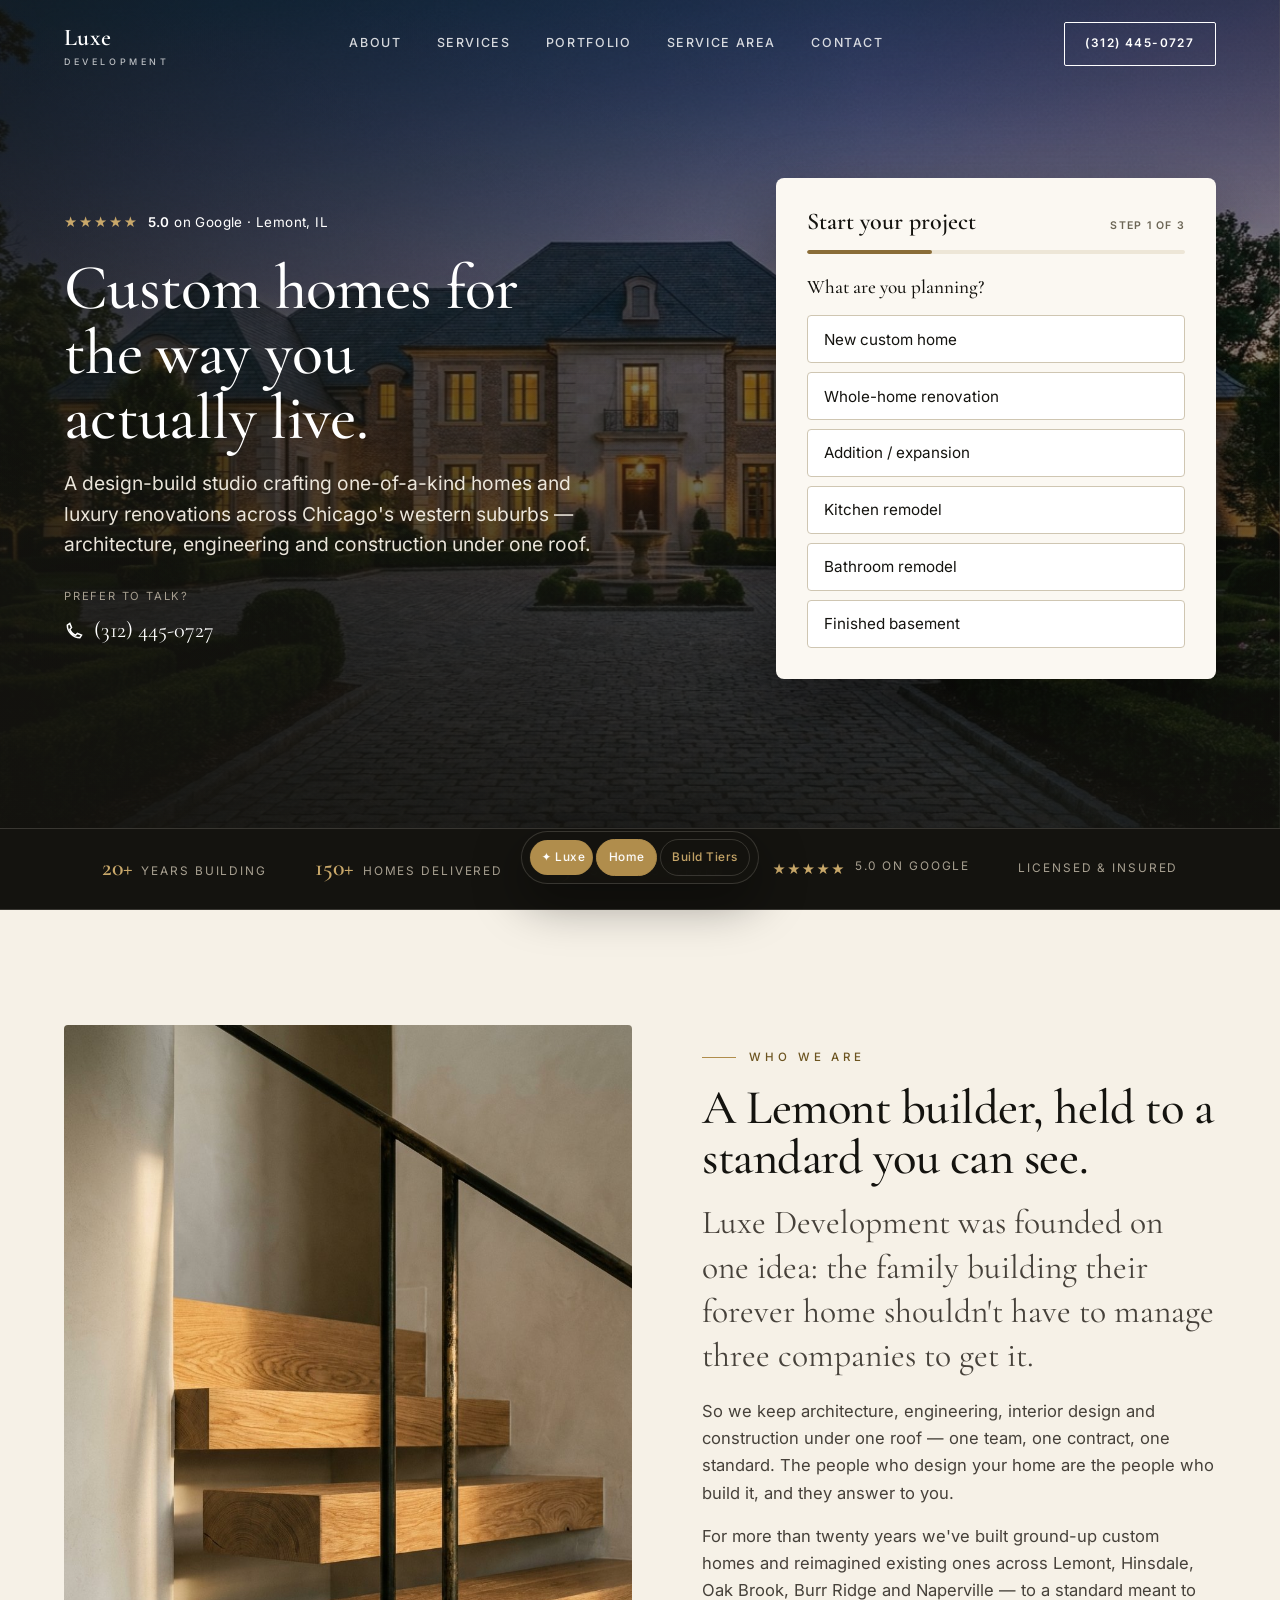
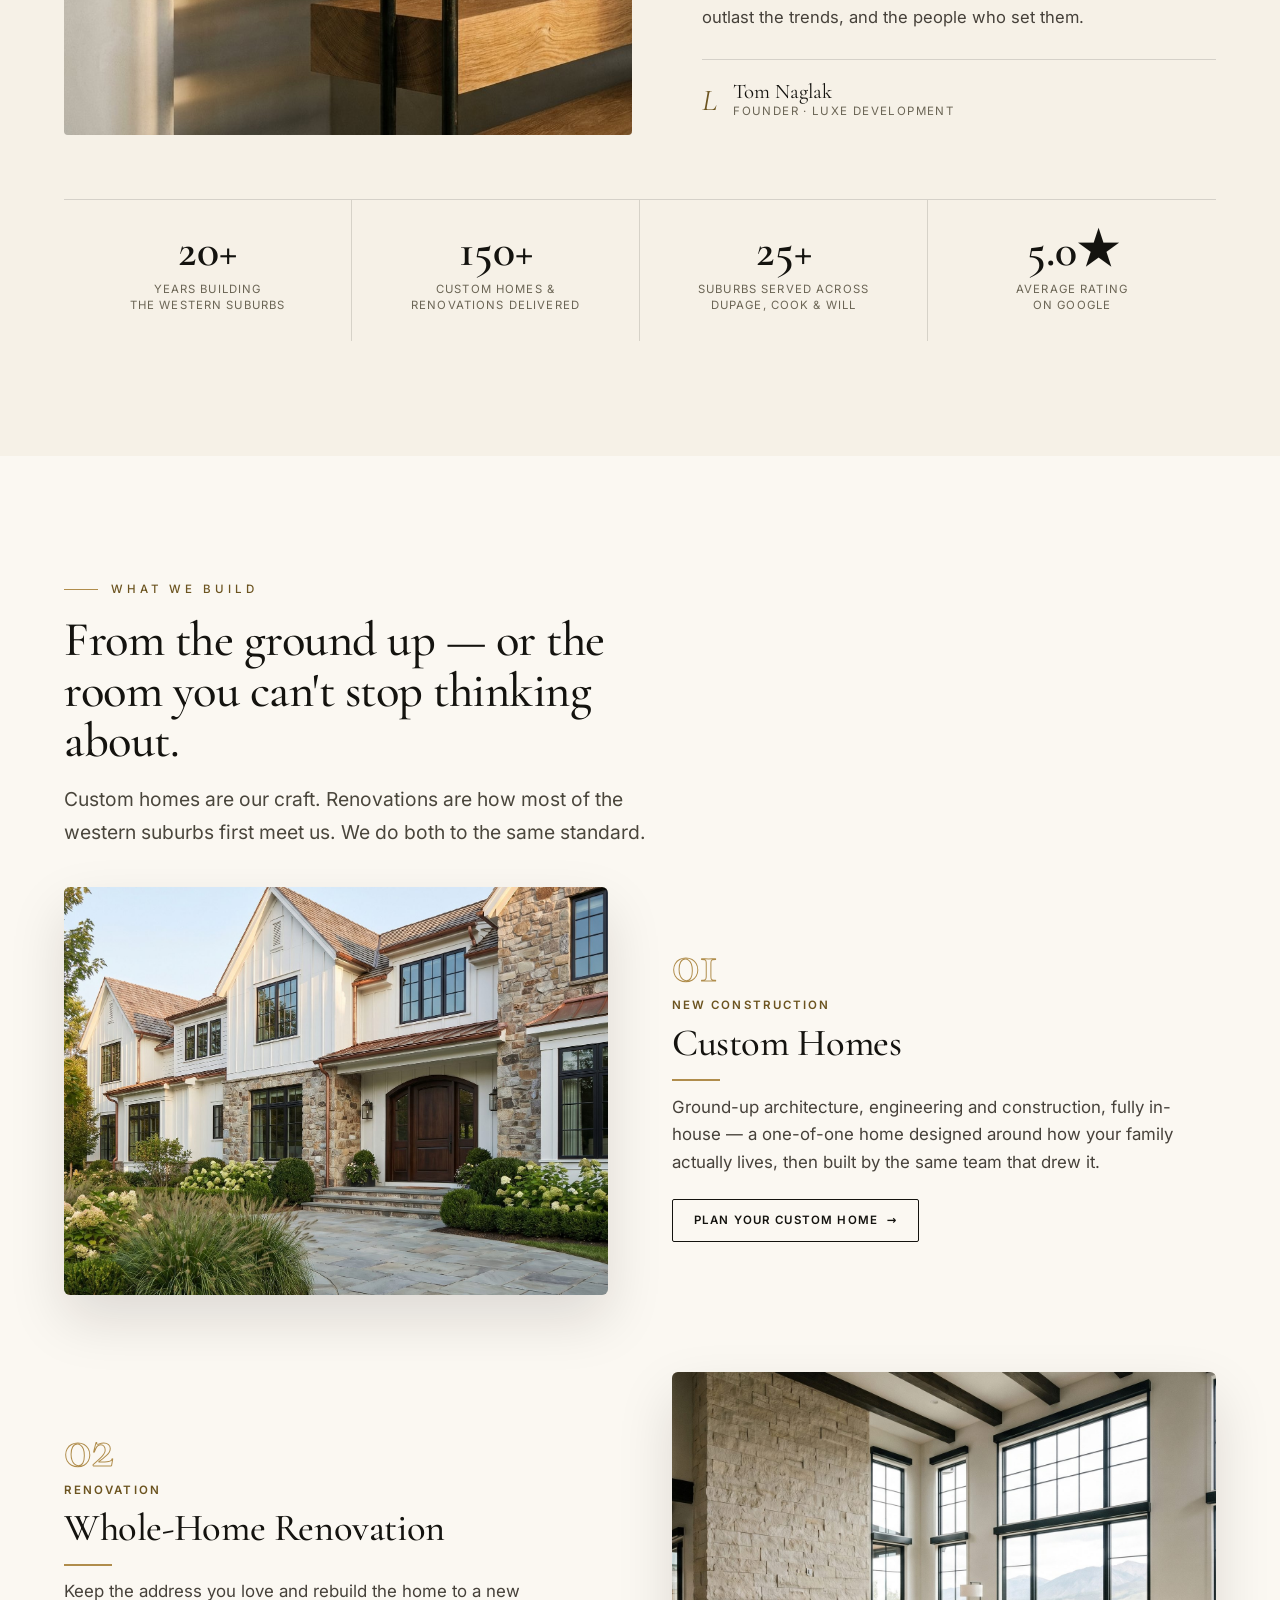
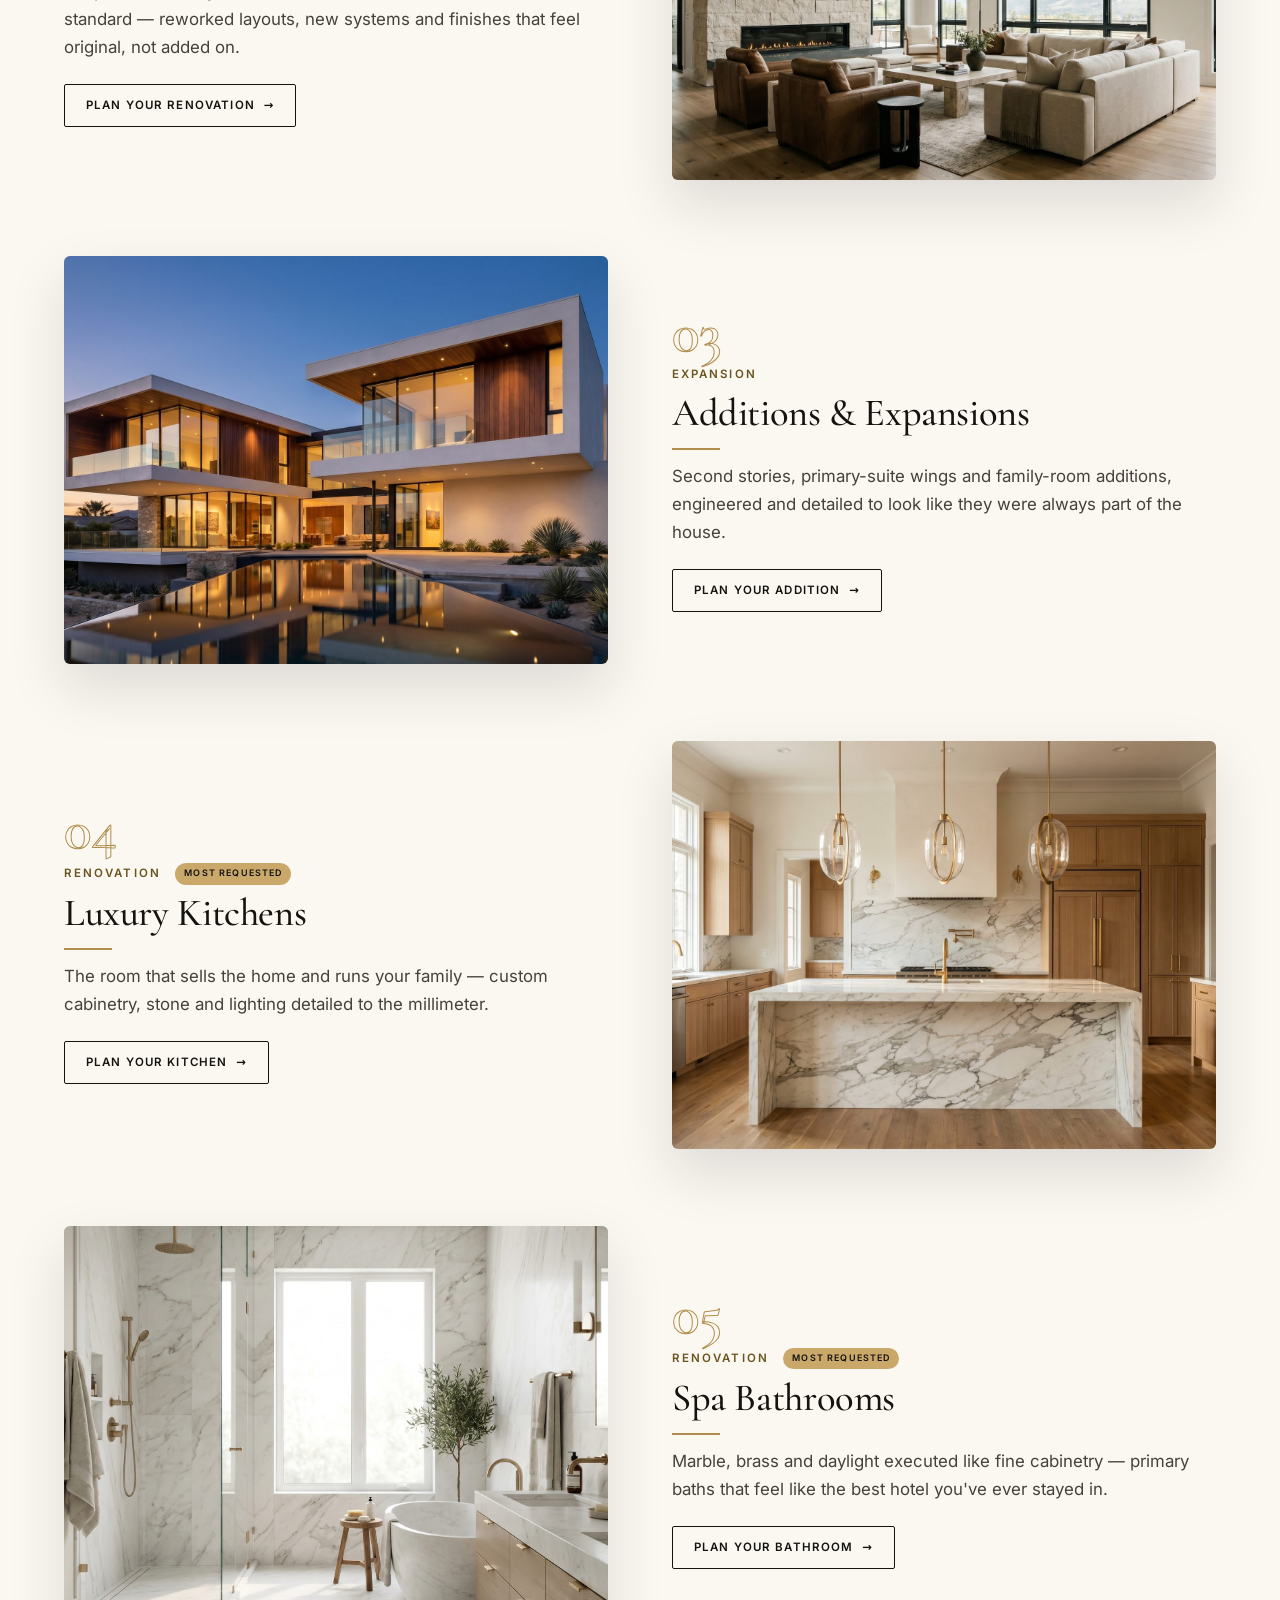
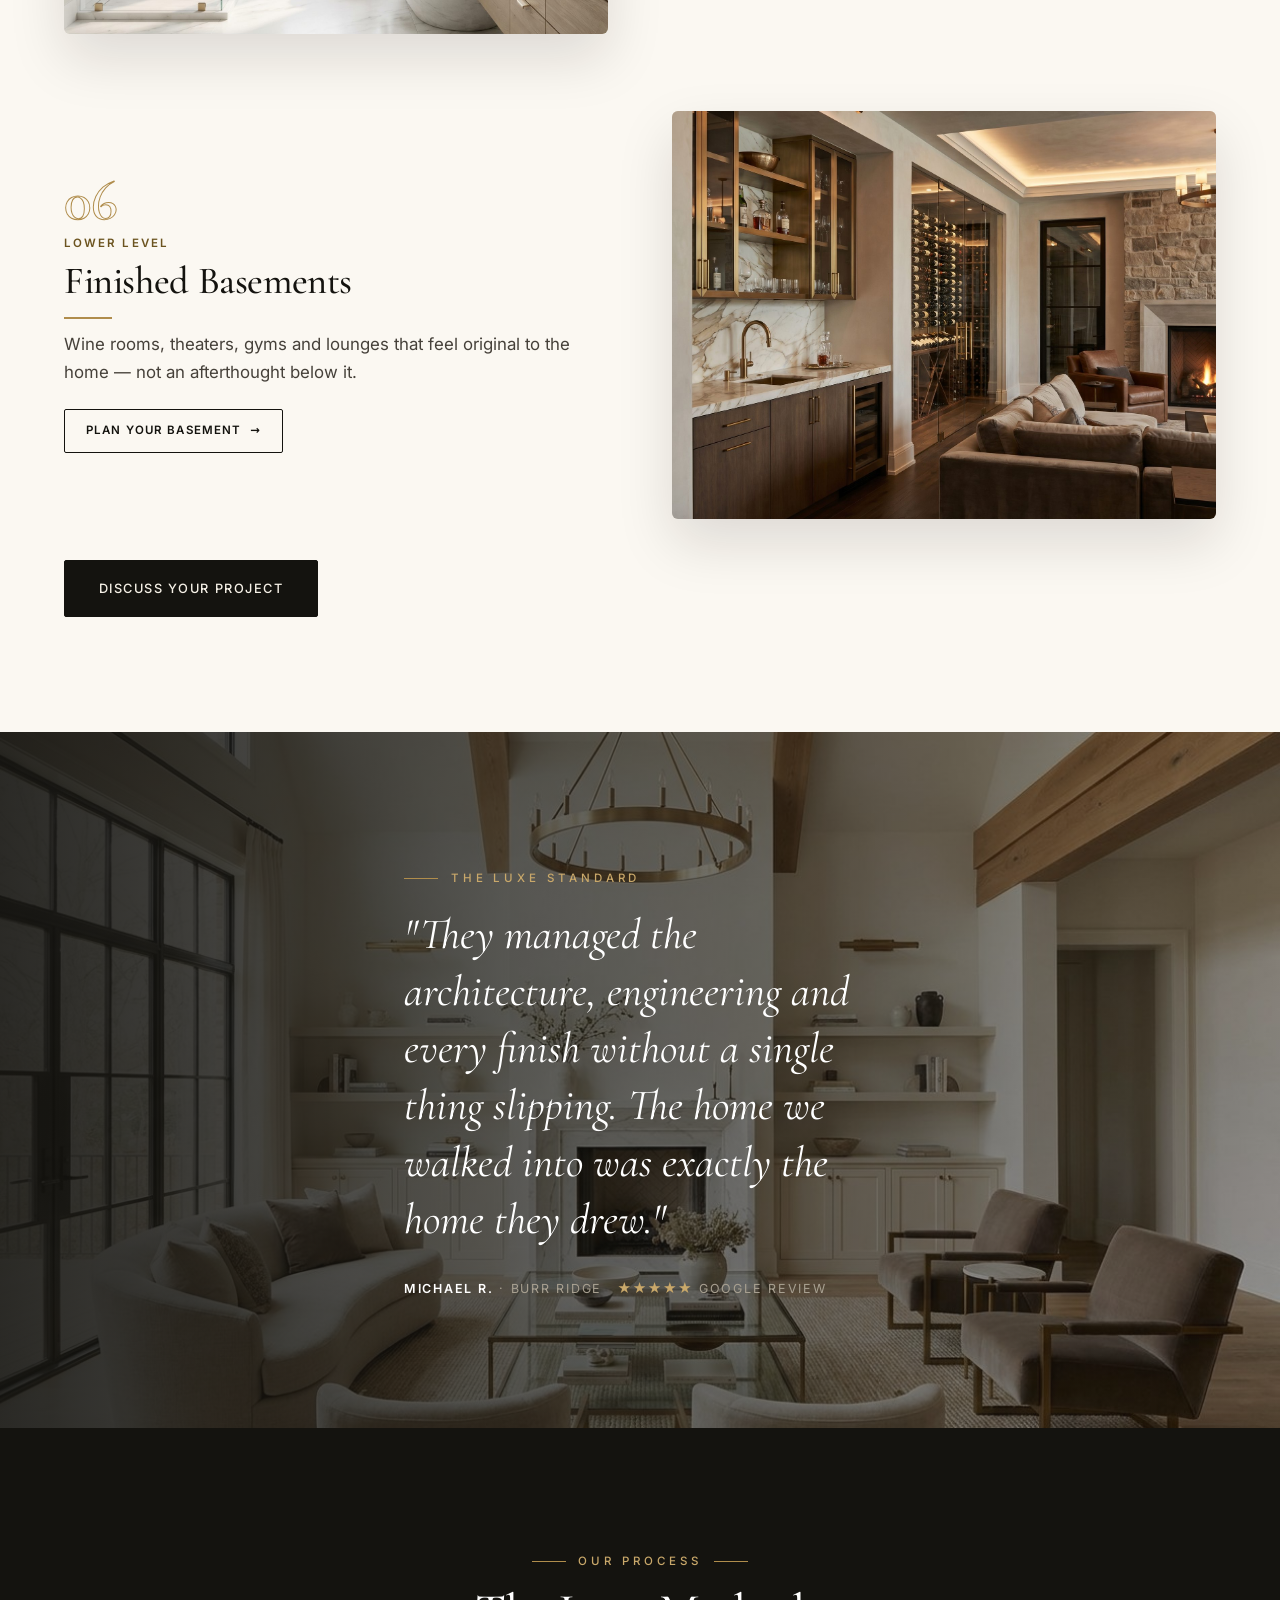
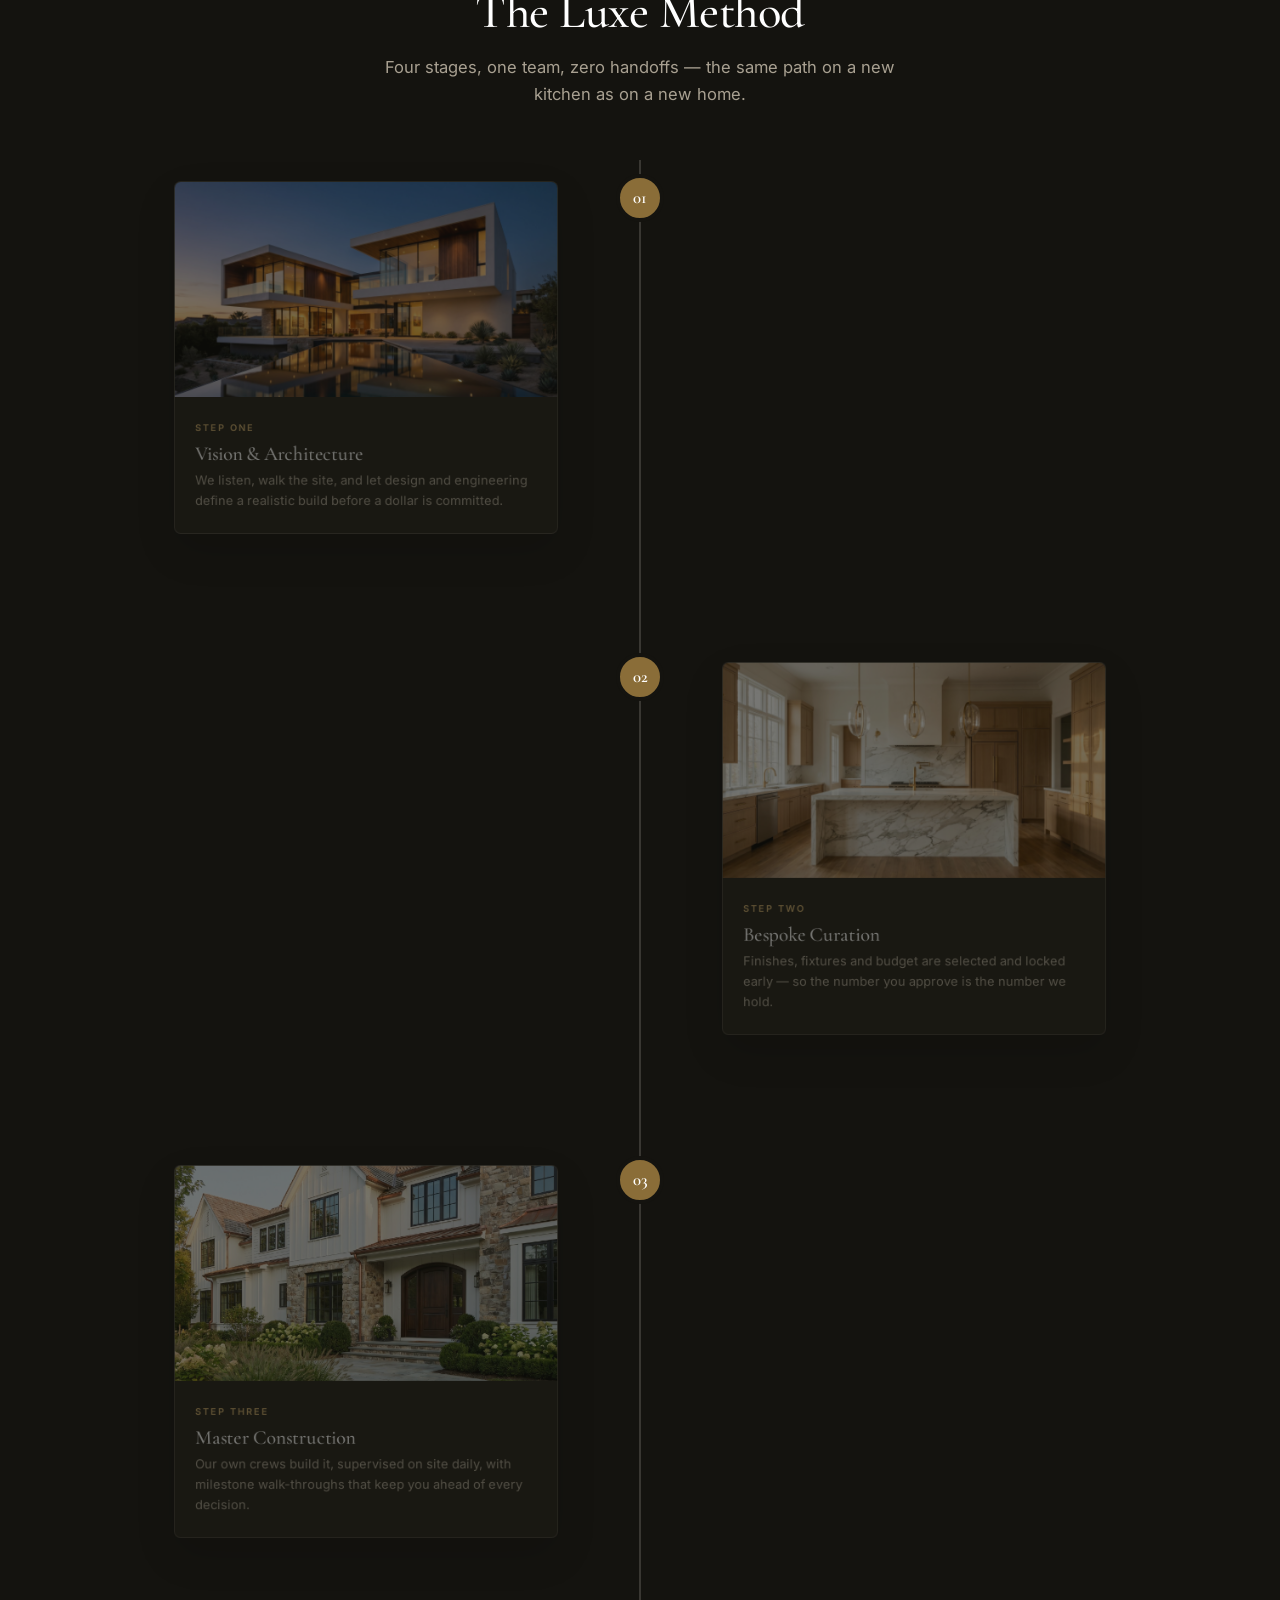
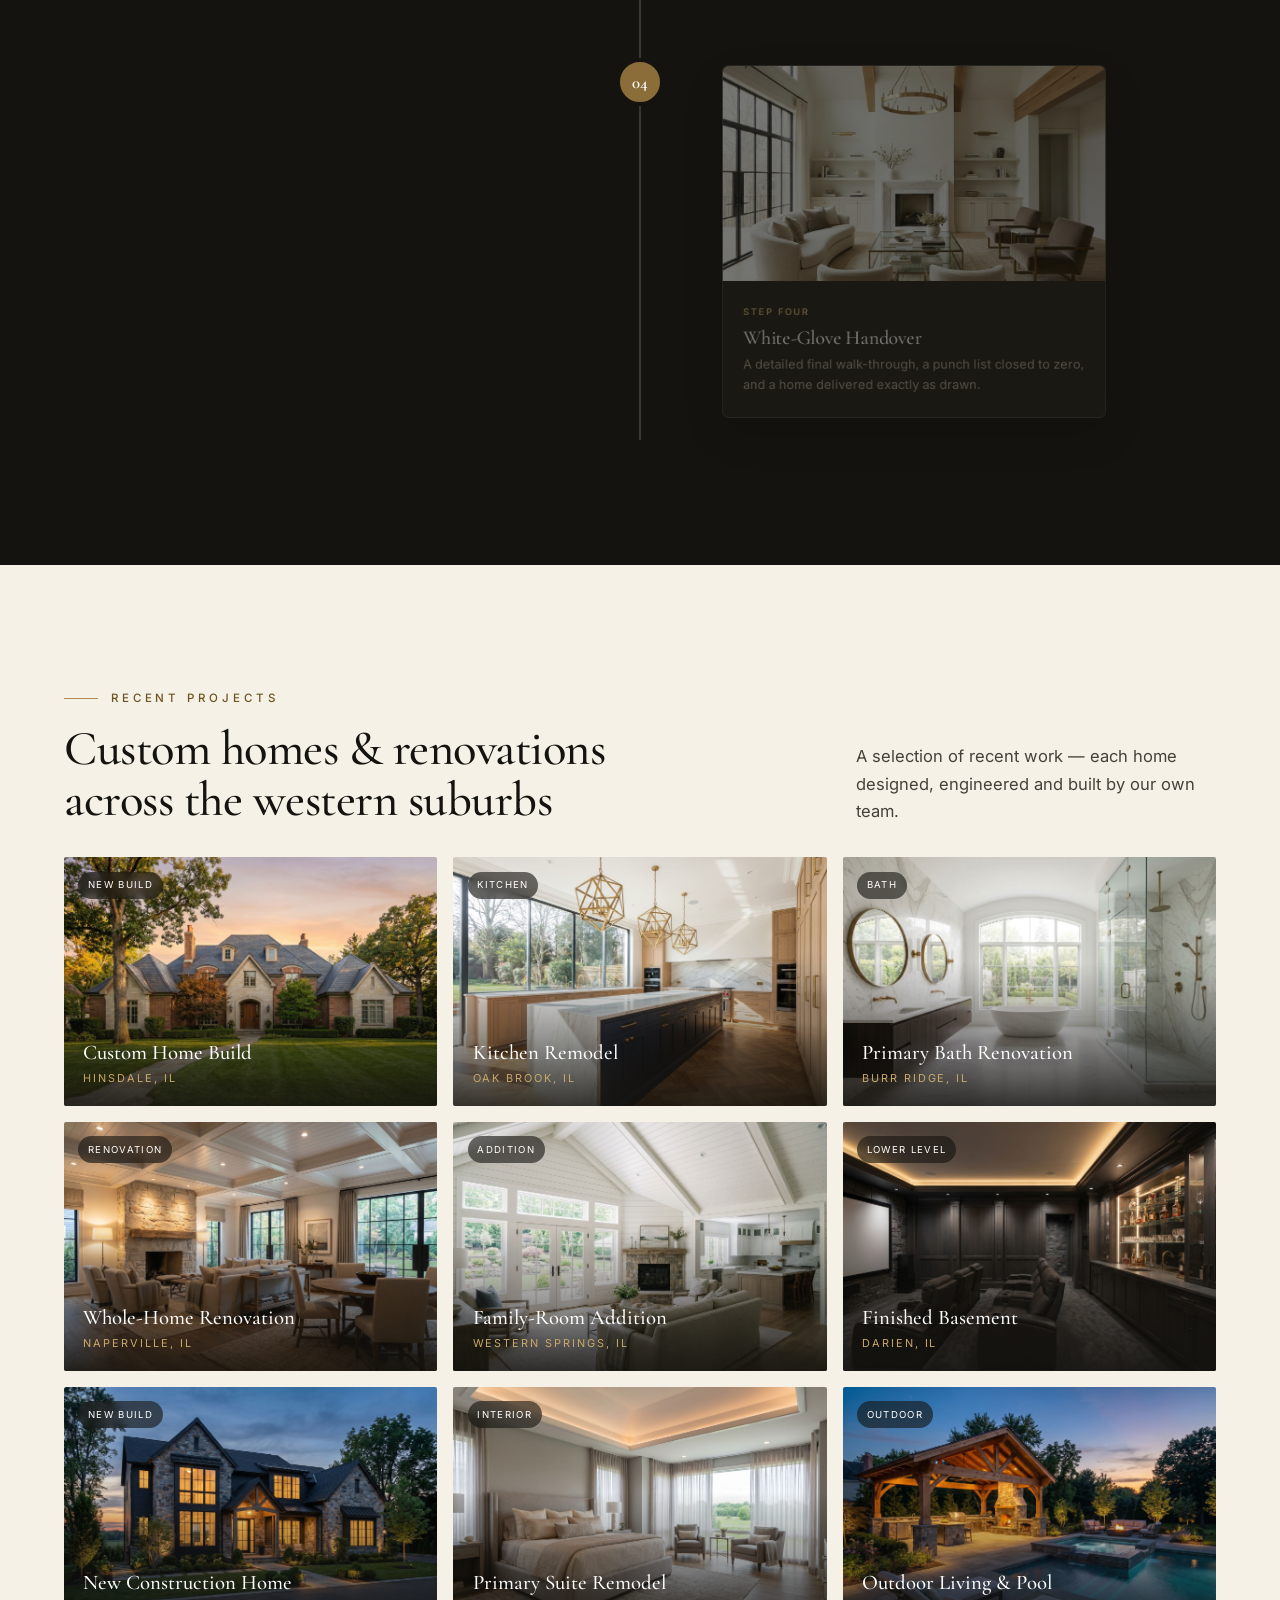
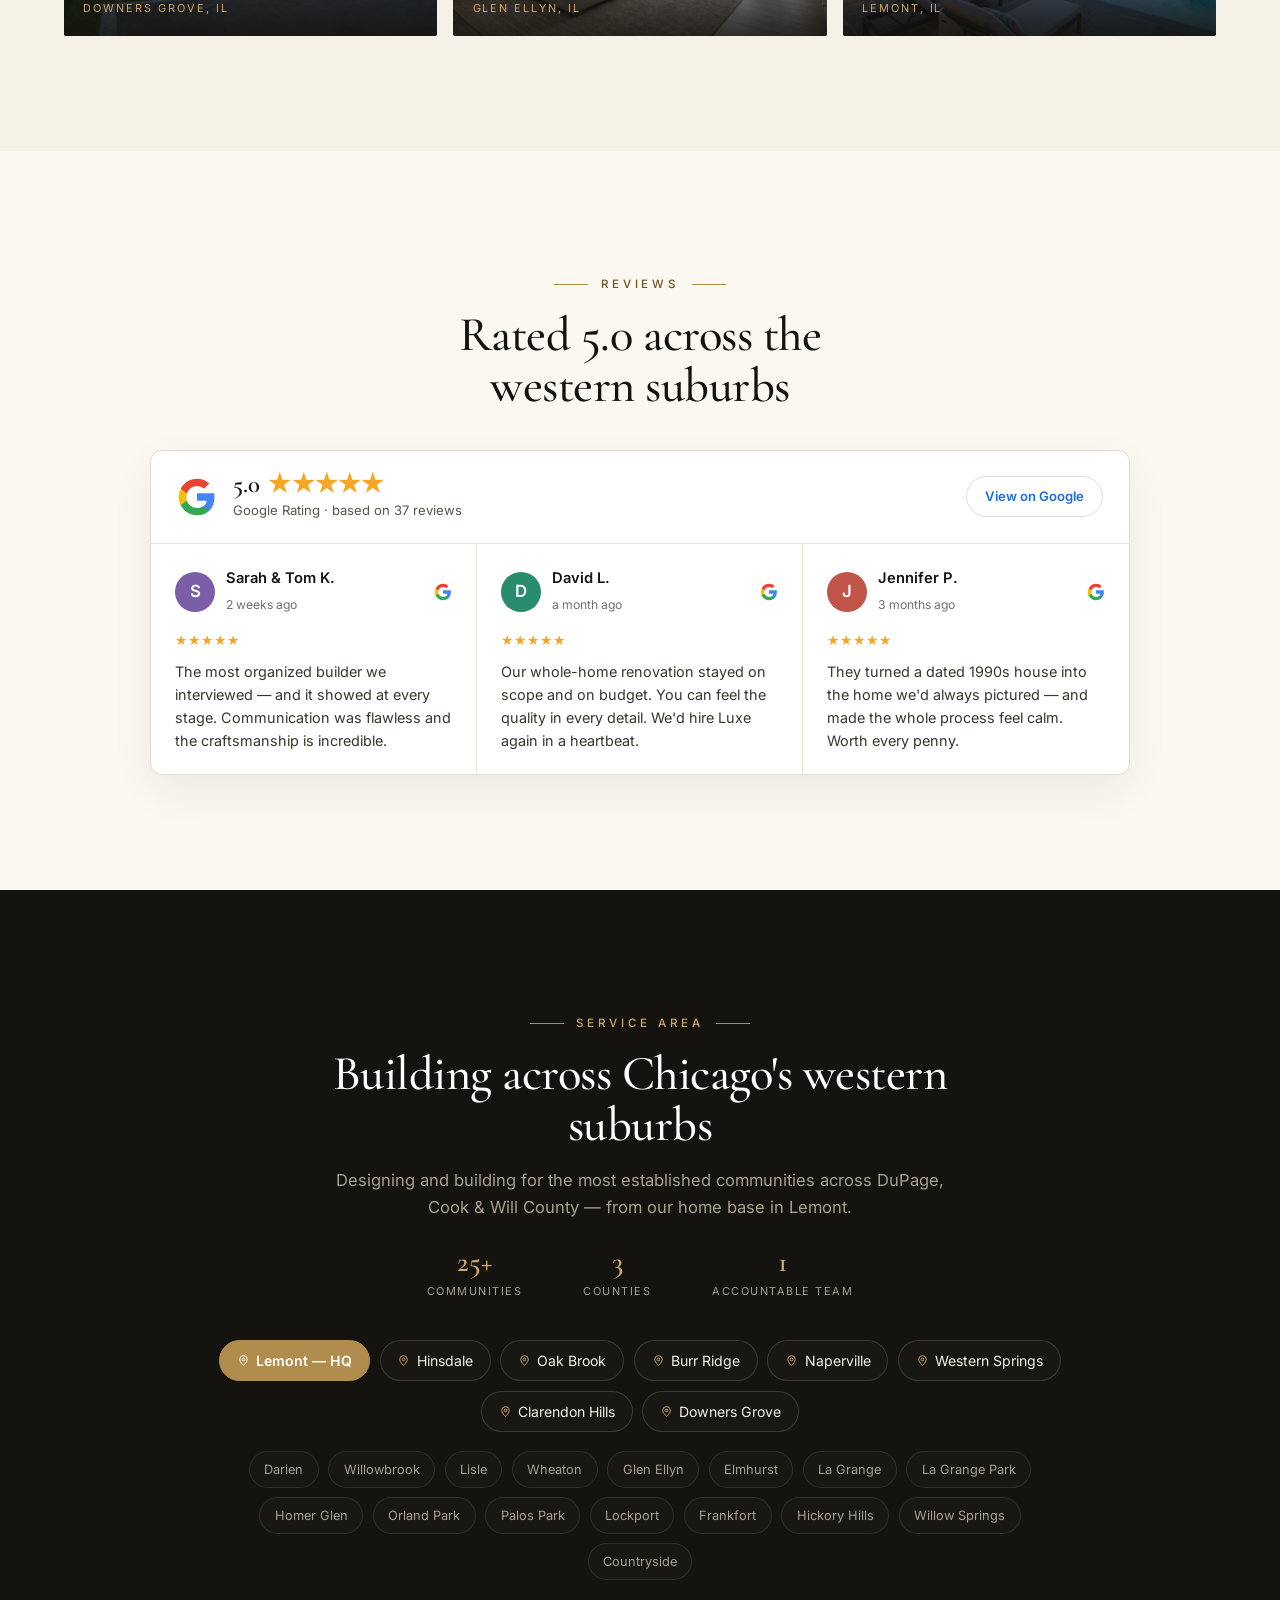
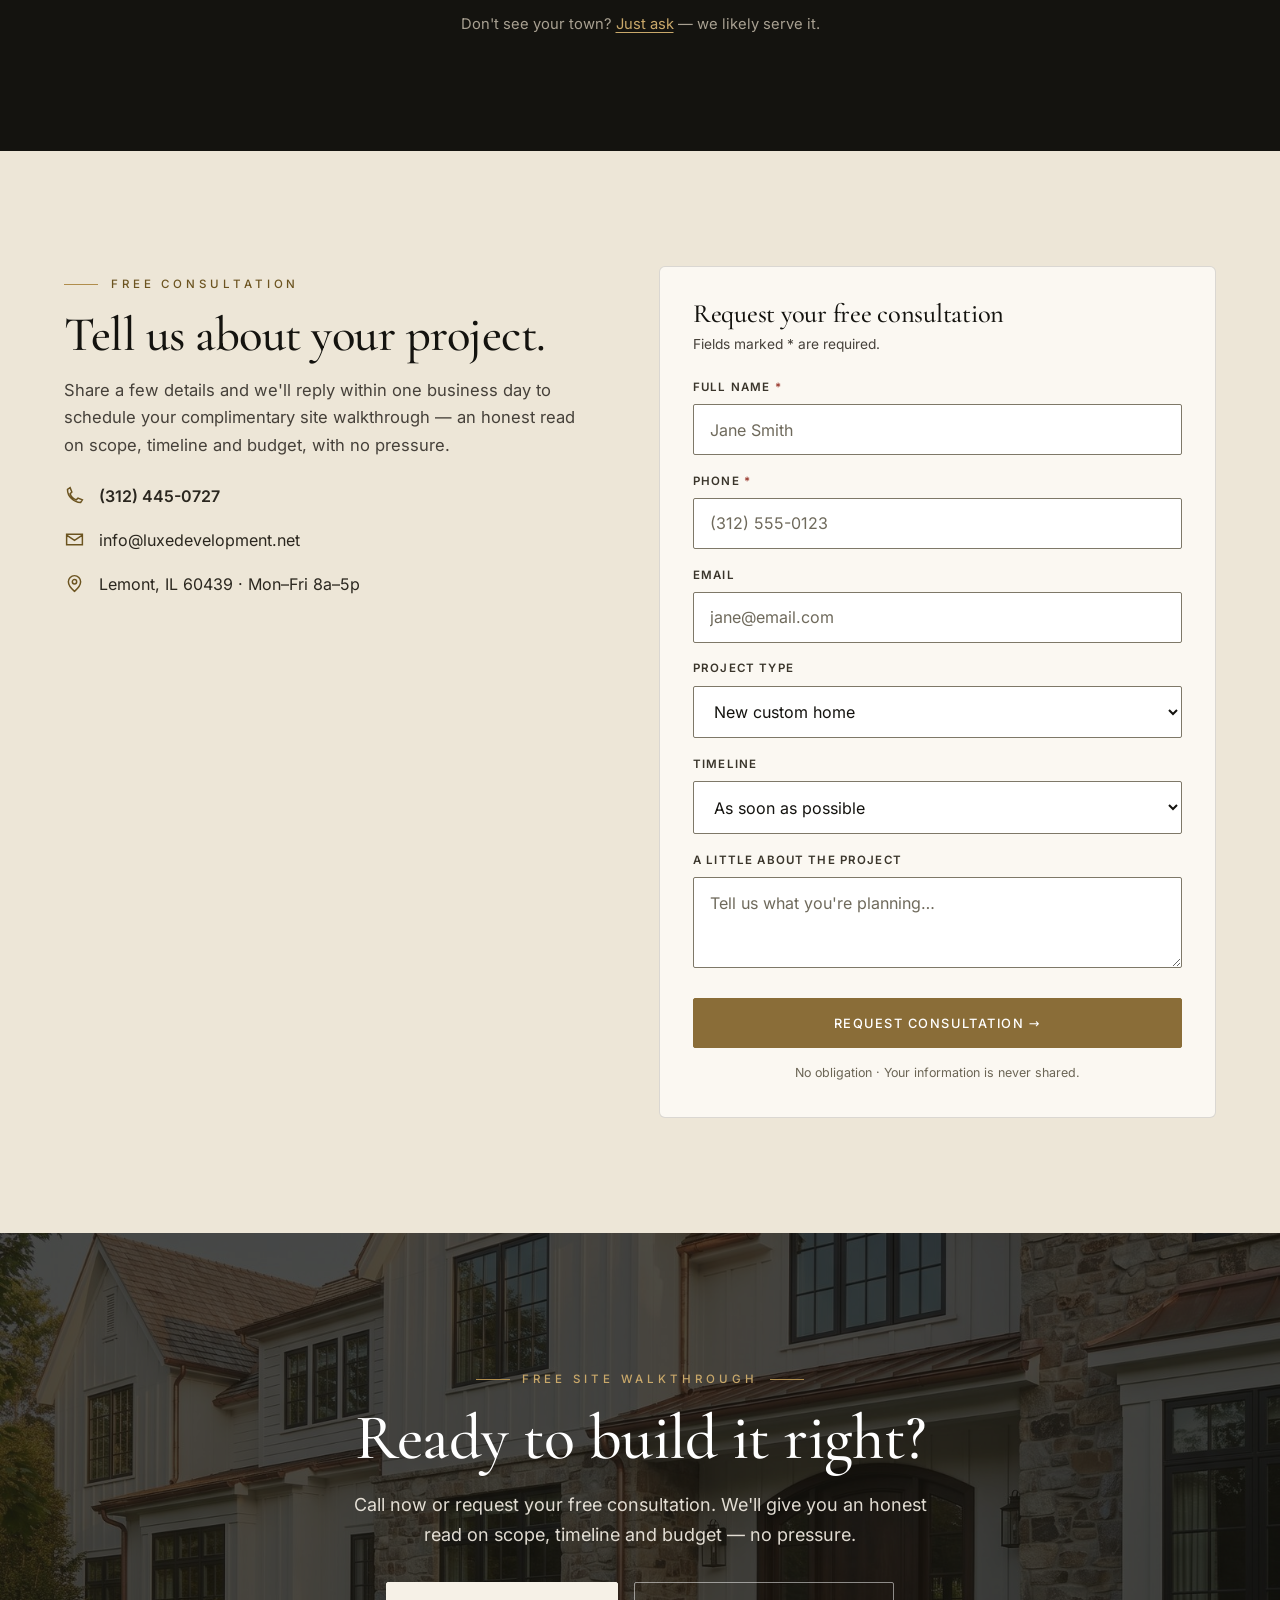
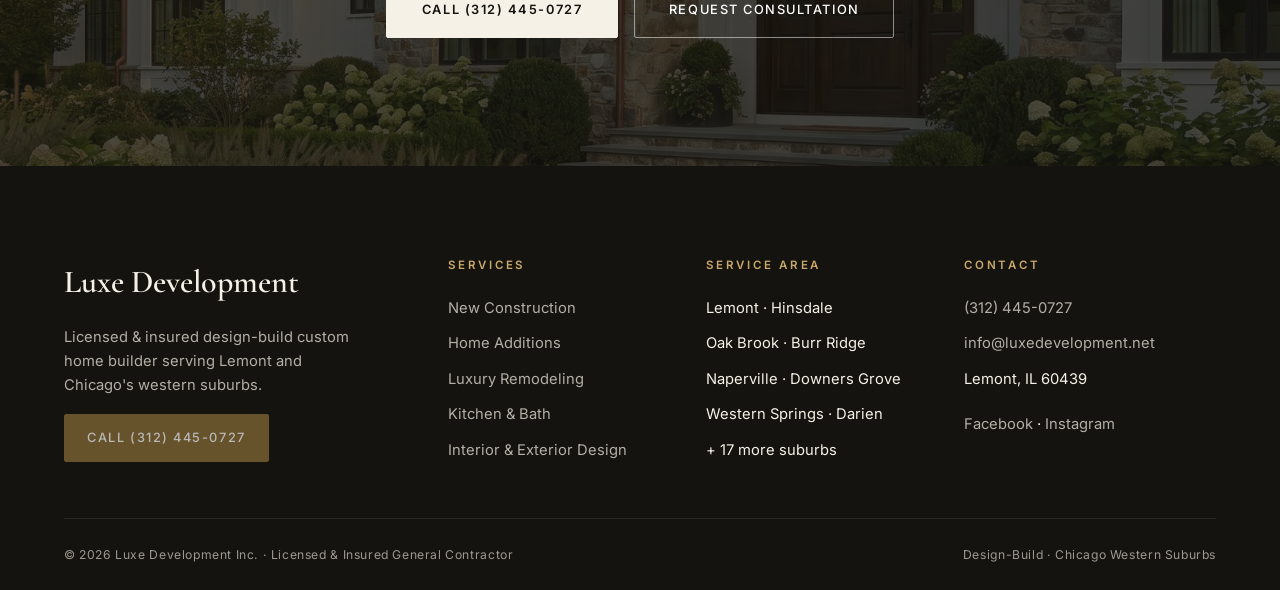
<file: index.html>
<!DOCTYPE html>
<html lang="en">
<head>
<meta charset="UTF-8">
<meta name="viewport" content="width=device-width, initial-scale=1.0">
<script>document.documentElement.className+=' js';</script>
<link rel="canonical" href="https://luxe-development-pitch.vercel.app/">
<meta name="robots" content="index,follow,max-image-preview:large,max-snippet:-1">
<meta name="theme-color" content="#14130F">
<meta name="author" content="Luxe Development Inc.">
<meta name="generator" content="A2Z MKTG">
<meta name="geo.region" content="US-IL"><meta name="geo.placename" content="Lemont, Illinois">
<link rel="icon" href="/favicon.svg" type="image/svg+xml">
<link rel="icon" href="/favicon.ico" sizes="32x32">
<link rel="apple-touch-icon" href="/apple-touch-icon.png">
<link rel="manifest" href="/site.webmanifest">
<meta property="og:type" content="website"><meta property="og:site_name" content="Luxe Development">
<meta property="og:locale" content="en_US"><meta property="og:title" content="Luxe Development | Custom Home Builder &amp; Remodeler — Lemont &amp; Chicago's Western Suburbs">
<meta property="og:description" content="Award-quality custom homes, additions &amp; luxury remodels in Lemont, Hinsdale, Oak Brook, Naperville &amp; 20+ western suburbs. Rated 5.0 on Google. Free site walkthrough — (312) 445-0727."><meta property="og:url" content="https://luxe-development-pitch.vercel.app/">
<meta property="og:image" content="https://luxe-development-pitch.vercel.app/images/og-luxe.jpg"><meta property="og:image:width" content="1200"><meta property="og:image:height" content="630">
<meta property="og:image:alt" content="Luxe Development luxury custom home at dusk">
<meta name="twitter:card" content="summary_large_image"><meta name="twitter:title" content="Luxe Development | Custom Home Builder &amp; Remodeler — Lemont &amp; Chicago's Western Suburbs">
<meta name="twitter:description" content="Award-quality custom homes, additions &amp; luxury remodels in Lemont, Hinsdale, Oak Brook, Naperville &amp; 20+ western suburbs. Rated 5.0 on Google. Free site walkthrough — (312) 445-0727."><meta name="twitter:image" content="https://luxe-development-pitch.vercel.app/images/og-luxe.jpg">
<title>Luxe Development | Custom Home Builder &amp; Remodeler — Lemont &amp; Chicago's Western Suburbs</title>
<meta name="description" content="Award-quality custom homes, additions &amp; luxury remodels in Lemont, Hinsdale, Oak Brook, Naperville &amp; 20+ western suburbs. Rated 5.0 on Google. Free site walkthrough — (312) 445-0727.">
<link rel="preload" as="image" href="images/lux-hero.jpg" fetchpriority="high">
<link rel="stylesheet" href="luxe-system.css">
<style>
  /* ============================================================
     V5 · LOCAL AUTHORITY — production homepage
     Photo-first · WCAG 2.2 AA · page-scoped (shared system untouched)
     ============================================================ */

  /* --- Accessibility foundations ------------------------------ */
  .skip{position:absolute;left:1rem;top:-3.5rem;z-index:300;background:var(--ink);color:#fff;
    padding:.75rem 1.2rem;border-radius:4px;font-size:.8rem;letter-spacing:.04em;transition:top .2s}
  .skip:focus{top:1rem}
  /* Visible keyboard focus — the shared system removed it; restore it everywhere */
  a:focus-visible,button:focus-visible,input:focus-visible,select:focus-visible,
  textarea:focus-visible,summary:focus-visible,[tabindex]:focus-visible{
    outline:3px solid var(--brass-dk);outline-offset:3px;border-radius:2px}
  .is-dark a:focus-visible,.is-dark button:focus-visible,.is-dark input:focus-visible,
  .is-dark select:focus-visible,.is-dark summary:focus-visible{outline-color:var(--brass-lt)}
  /* Reveal: content is visible by default; only hidden once JS is confirmed (no JS = no loss) */
  .reveal{opacity:1;transform:none}
  .js .reveal{opacity:0;transform:translateY(24px);transition:.85s cubic-bezier(.2,.7,.2,1)}
  .js .reveal.in{opacity:1;transform:none}
  @media(prefers-reduced-motion:reduce){.js .reveal{opacity:1!important;transform:none!important;transition:none}}

  /* --- AA-safe accent colors (override sub-contrast defaults on light) --- */
  .eyebrow{color:#6c5420}
  .is-dark .eyebrow,.eyebrow.on-dark{color:var(--brass-lt)}

  /* --- Nav ---------------------------------------------------- */
  .la-nav{color:#fff}
  .la-nav.scrolled{background:rgba(20,19,15,.93);backdrop-filter:blur(12px);border-bottom:1px solid var(--line-dk)}
  .la-nav .nav__links a{padding:.5rem 0}

  /* --- Buttons with guaranteed contrast ----------------------- */
  .btn-solid{display:inline-flex;align-items:center;gap:.6rem;font-family:var(--sans);font-size:.8rem;
    font-weight:600;letter-spacing:.12em;text-transform:uppercase;padding:1.05rem 2.2rem;border:1px solid var(--ivory);
    background:var(--ivory);color:var(--ink);border-radius:2px;transition:.3s ease;cursor:pointer}
  .btn-solid:hover{background:var(--brass-lt);border-color:var(--brass-lt);color:var(--ink);transform:translateY(-2px)}
  /* Darken the shared brass button so white label text clears WCAG AA (was ~3.3:1) */
  .btn--brass{background:var(--brass-dk);border-color:var(--brass-dk)}
  .btn--brass:hover{background:#6f561c;border-color:#6f561c}

  /* --- HERO (full-bleed, split: copy + quiz) ------------------ */
  .hero{position:relative;min-height:92vh;display:flex;align-items:center;color:#fff;overflow:hidden}
  .hero__bg{position:absolute;inset:0;z-index:0}
  .hero__bg img{width:100%;height:100%;object-fit:cover;object-position:center 60%}
  .hero__scrim{position:absolute;inset:0;z-index:1;background:
    linear-gradient(180deg,rgba(20,19,15,.5) 0%,rgba(20,19,15,.18) 42%,rgba(20,19,15,.8) 100%),
    linear-gradient(78deg,rgba(20,19,15,.82),rgba(20,19,15,.28) 70%)}
  .hero__in{position:relative;z-index:2;width:100%;padding-block:clamp(6.5rem,12vh,8.5rem) clamp(3rem,7vw,5rem)}
  .hero__grid{display:grid;grid-template-columns:1.05fr .95fr;gap:clamp(2rem,5vw,4.5rem);align-items:center}
  .hero__rating{display:inline-flex;gap:.55rem;align-items:center;font-size:.84rem;letter-spacing:.03em;margin-bottom:1.3rem}
  .hero__rating .stars{color:var(--brass-lt);font-size:.92rem;letter-spacing:.12em}
  .hero h1{font-size:clamp(2.4rem,5vw,4.4rem);color:#fff;max-width:16ch;margin-bottom:1.1rem;line-height:1.02}
  .hero__sub{font-size:clamp(1.04rem,1.5vw,1.25rem);color:rgba(246,241,231,.94);max-width:46ch;margin-bottom:1.7rem;line-height:1.6}
  .hero__calllabel{font-size:.7rem;letter-spacing:.16em;text-transform:uppercase;color:var(--stone-lt);display:block;margin-bottom:.4rem}
  .hero__call{display:inline-flex;align-items:center;gap:.6rem;font-family:var(--serif);font-size:1.4rem;color:#fff}
  .hero__call svg{width:20px;height:20px;flex:none}
  @media(max-width:880px){.hero{min-height:0}.hero__grid{grid-template-columns:1fr;gap:2.2rem}.hero__in{padding-block:6.5rem 3rem}}
  .hero__bg,.hero__in{will-change:transform}                 /* JS parallax + scroll-away fade */
  @media(prefers-reduced-motion:no-preference){.hero__copy{animation:heroup 1s .05s both cubic-bezier(.2,.7,.2,1)}}
  @keyframes heroup{from{opacity:0;transform:translateY(22px)}to{opacity:1;transform:none}}

  /* --- Hero quiz card ----------------------------------------- */
  .hero__form{width:100%}
  .quiz{background:#fbf8f2;color:var(--ink);border-radius:8px;box-shadow:0 30px 70px rgba(0,0,0,.42);
    padding:clamp(1.5rem,2.4vw,2rem);max-width:440px;margin-left:auto;width:100%}
  .quiz__head{display:flex;justify-content:space-between;align-items:baseline;gap:1rem}
  .quiz__title{font-family:var(--serif);font-size:1.5rem;font-weight:600;line-height:1.1}
  .quiz__count{font-size:.66rem;letter-spacing:.12em;text-transform:uppercase;color:#6b6555;white-space:nowrap;font-weight:600}
  .quiz__bar{height:4px;background:var(--bone);border-radius:100px;overflow:hidden;margin:.9rem 0 1.4rem}
  .quiz__bar span{display:block;height:100%;width:33%;background:var(--brass-dk);border-radius:100px;transition:width .35s ease}
  .quiz__step{border:0;padding:0;margin:0;min-width:0}
  .quiz__step:not([hidden]){animation:qin .3s ease}
  @keyframes qin{from{opacity:0;transform:translateY(6px)}to{opacity:1;transform:none}}
  @media(prefers-reduced-motion:reduce){.quiz__step:not([hidden]){animation:none}}
  .quiz__q{font-family:var(--serif);font-size:1.2rem;font-weight:500;margin-bottom:1rem;line-height:1.2;padding:0;float:none}
  .quiz__opts{display:grid;gap:.55rem}
  .quiz__opt{display:flex;align-items:center;justify-content:space-between;gap:.6rem;width:100%;text-align:left;
    padding:.85rem 1rem;border:1px solid #cfc6b2;border-radius:4px;background:#fff;color:var(--ink);cursor:pointer;
    font-family:var(--sans);font-size:.95rem;transition:.18s ease}
  .quiz__opt:hover{border-color:var(--brass-dk);background:#fffdf9}
  .quiz__opt[aria-pressed="true"]{border-color:var(--brass-dk);background:rgba(176,141,76,.14);font-weight:600}
  .quiz__opt::after{content:"→";color:var(--brass-dk);opacity:0;transition:.18s}
  .quiz__opt:hover::after{opacity:1}
  .quiz__chosen{font-size:.74rem;color:#6b6555;margin:-.2rem 0 1rem}
  .quiz__chosen b{color:var(--brass-dk)}
  .quiz__field{margin-bottom:.85rem}
  .quiz__field label{display:block;font-size:.68rem;letter-spacing:.1em;text-transform:uppercase;font-weight:600;color:#3a352b;margin-bottom:.35rem}
  .quiz__field label .rq{color:#9a3b30}
  .quiz__field input{width:100%;padding:.8rem .9rem;border:1px solid #7e7868;border-radius:3px;font-family:var(--sans);font-size:1rem;background:#fff;color:var(--ink)}
  .quiz__field input::placeholder{color:#6f6a5c}
  .quiz__field input:focus{border-color:var(--brass-dk)}
  .quiz__row{display:grid;grid-template-columns:1fr 1fr;gap:.7rem}
  .quiz__nav{display:flex;align-items:center;gap:1rem;margin-top:1.2rem}
  .quiz__back{background:none;border:0;color:#6b6555;font-family:var(--sans);font-size:.8rem;cursor:pointer;padding:.4rem .2rem;text-decoration:underline}
  .quiz__back:hover{color:var(--ink)}
  .quiz__submit{flex:1;justify-content:center;margin:0}
  .quiz__done{text-align:center;padding:1.6rem .5rem}
  .quiz__done svg{width:46px;height:46px;stroke:var(--brass-dk);fill:none;stroke-width:1.7;margin-bottom:.7rem}
  .quiz__done h3{font-size:1.5rem;margin-bottom:.5rem}
  .quiz__done p{color:#46413a;font-size:.95rem}
  .hp{position:absolute;left:-9999px;top:-9999px;width:1px;height:1px;overflow:hidden}
  @media(max-width:880px){.quiz{margin:0 auto;max-width:500px}}

  /* --- Trust strip (elegant) ---------------------------------- */
  .tstrip{background:var(--ink);border-top:1px solid var(--line-dk);border-bottom:1px solid var(--line-dk)}
  .tstrip__in{display:flex;flex-wrap:wrap;justify-content:center;align-items:center;gap:1rem 3rem;padding:1.7rem var(--pad)}
  .tstrip__i{display:inline-flex;align-items:baseline;gap:.55rem;font-size:.74rem;letter-spacing:.16em;
    text-transform:uppercase;color:var(--stone-lt);white-space:nowrap}
  .tstrip__i b{font-family:var(--serif);font-size:1.5rem;letter-spacing:0;text-transform:none;color:var(--brass-lt);font-weight:600;line-height:1}
  .tstrip__i .stars{color:var(--brass-lt);letter-spacing:.1em;font-size:.92rem;align-self:center}

  /* --- Intro / about ------------------------------------------ */
  .intro{display:grid;grid-template-columns:1.05fr .95fr;gap:clamp(2.2rem,5.5vw,5rem);align-items:center}
  .intro__media{position:relative;border-radius:4px;overflow:hidden;aspect-ratio:4/5;background:var(--bone)}
  .intro__media img{width:100%;height:100%;object-fit:cover}
  .intro__lead{font-family:var(--serif);font-size:clamp(1.5rem,2.7vw,2.1rem);line-height:1.32;color:#2b271f;margin:1.1rem 0 1.2rem}
  .intro p{color:#46413a}
  .intro p+p{margin-top:1rem}
  .sig{margin-top:1.7rem;border-top:1px solid var(--line);padding-top:1.3rem;display:flex;align-items:center;gap:1rem}
  .sig .mk{font-family:var(--serif);font-style:italic;font-size:1.9rem;color:#6c5420;line-height:1}
  .sig .name{font-family:var(--serif);font-size:1.3rem;line-height:1.05}
  .sig .role{font-size:.72rem;letter-spacing:.12em;text-transform:uppercase;color:#6b6555}
  @media(max-width:860px){.intro{grid-template-columns:1fr}.intro__media{aspect-ratio:3/2;max-height:460px}}

  /* --- Stat row (hairlines, not boxes) ------------------------ */
  .stats{display:grid;grid-template-columns:repeat(4,1fr);border-top:1px solid var(--line);margin-top:clamp(2.6rem,5vw,4.2rem)}
  .stats__c{padding:1.7rem 1rem;text-align:center;border-right:1px solid var(--line)}
  .stats__c:last-child{border-right:0}
  .stats__c b{font-family:var(--serif);font-size:clamp(2rem,3.6vw,2.9rem);color:var(--ink);display:block;line-height:1;font-weight:600}
  .stats__c span{font-size:.71rem;letter-spacing:.1em;text-transform:uppercase;color:#6b6555;margin-top:.55rem;display:block;line-height:1.4}
  @media(max-width:640px){.stats{grid-template-columns:1fr 1fr}.stats__c:nth-child(2){border-right:0}
    .stats__c:nth-child(1),.stats__c:nth-child(2){border-bottom:1px solid var(--line)}}

  /* --- What We Build (alternating editorial rows) ------------- */
  .altrows{display:grid;gap:clamp(3rem,6vw,5.5rem);counter-reset:svc}
  .altrow{display:grid;grid-template-columns:1fr 1fr;gap:clamp(1.8rem,5vw,4rem);align-items:center;counter-increment:svc}
  .altrow:nth-child(even) .altrow__media{order:2}
  .altrow__media{position:relative;overflow:hidden;border-radius:6px;aspect-ratio:4/3;background:var(--bone);margin:0;
    box-shadow:0 24px 56px rgba(20,19,15,.13)}
  .altrow__media img{width:100%;height:100%;object-fit:cover;transition:transform 1.3s cubic-bezier(.2,.7,.2,1)}
  .altrow:hover .altrow__media img{transform:scale(1.05)}
  .altrow__num{font-family:var(--serif);font-size:clamp(2.6rem,4.5vw,3.6rem);font-weight:600;line-height:.85;
    color:transparent;-webkit-text-stroke:1px var(--brass);display:block;margin-bottom:.5rem}
  .altrow__num::before{content:counter(svc,decimal-leading-zero)}
  .altrow__n{display:block;font-size:.72rem;letter-spacing:.18em;text-transform:uppercase;color:#6c5420;font-weight:600;margin-bottom:.6rem}
  .altrow__tag{display:inline-block;margin-left:.6rem;font-size:.56rem;letter-spacing:.13em;text-transform:uppercase;
    font-weight:700;color:var(--ink);background:var(--brass-lt);padding:.22rem .55rem;border-radius:100px;vertical-align:middle}
  .altrow h3{font-family:var(--serif);font-weight:500;font-size:clamp(1.9rem,3vw,2.6rem);line-height:1.04;margin:0 0 .8rem}
  .altrow h3::after{content:"";display:block;width:48px;height:2px;background:var(--brass);margin-top:.9rem}
  .altrow p{color:#46413a;font-size:1.05rem;line-height:1.65;max-width:48ch}
  .altrow__cta{display:inline-flex;align-items:center;gap:.55rem;margin-top:1.4rem;font-family:var(--sans);font-size:.72rem;
    font-weight:600;letter-spacing:.1em;text-transform:uppercase;color:var(--ink);border:1px solid var(--ink);
    padding:.7rem 1.3rem;border-radius:2px;transition:.25s}
  .altrow__cta:hover{background:var(--ink);color:var(--ivory)}
  .altrow__cta span{transition:.25s}.altrow__cta:hover span{transform:translateX(4px)}
  @media(max-width:760px){.altrow{grid-template-columns:1fr;gap:1.3rem}.altrow:nth-child(even) .altrow__media{order:0}
    .altrow__media{aspect-ratio:16/10}.altrow__num{font-size:2.4rem}}

  /* --- Featured testimonial band (full-bleed) ----------------- */
  .feat{position:relative;color:#fff;overflow:hidden}
  .feat__bg{position:absolute;inset:0;z-index:0}
  .feat__bg img{width:100%;height:100%;object-fit:cover}
  .feat__scrim{position:absolute;inset:0;z-index:1;background:linear-gradient(90deg,rgba(20,19,15,.9),rgba(20,19,15,.55) 66%,rgba(20,19,15,.32))}
  .feat__in{position:relative;z-index:2;max-width:60ch;padding-block:clamp(4.5rem,10vw,8rem)}
  .feat__q{font-family:var(--serif);font-style:italic;font-size:clamp(1.7rem,3.4vw,2.7rem);line-height:1.32;margin:1.1rem 0 0}
  .feat__who{margin-top:1.7rem;font-size:.78rem;letter-spacing:.14em;text-transform:uppercase;color:var(--stone-lt)}
  .feat__who b{color:#fff;font-weight:600}
  .feat__who .stars{color:var(--brass-lt);letter-spacing:.1em;margin-left:.6rem}

  /* --- The Luxe Method (vertical alternating timeline) -------- */
  .vtl{position:relative;max-width:1000px;margin:0 auto}
  .vtl::before{content:"";position:absolute;left:50%;top:10px;bottom:10px;width:2px;background:var(--line-dk);transform:translateX(-50%)}
  .vtl__step{position:relative;margin-bottom:clamp(2.6rem,5vw,4.5rem)}
  .vtl__step:last-child{margin-bottom:0}
  .vtl__node{position:absolute;left:50%;top:1.5rem;transform:translateX(-50%);z-index:2;width:48px;height:48px;border-radius:50%;
    background:var(--brass-dk);border:4px solid var(--ink);color:#fff;display:grid;place-items:center;
    font-family:var(--serif);font-size:1.05rem;font-weight:600}
  .vtl__card{position:relative;width:calc(50% - 3rem);background:var(--charcoal);border:1px solid var(--line-dk);
    border-radius:8px;overflow:hidden;box-shadow:0 20px 50px rgba(0,0,0,.3)}
  .vtl__step:nth-child(odd) .vtl__card{margin-right:auto}
  .vtl__step:nth-child(even) .vtl__card{margin-left:auto}
  .vtl__img{width:100%;aspect-ratio:16/9;object-fit:cover}
  .vtl__c{padding:1.3rem 1.5rem 1.6rem}
  .vtl__kick{font-size:.68rem;letter-spacing:.18em;text-transform:uppercase;color:var(--brass-lt);font-weight:600}
  .vtl__card h3{color:#fff;font-size:1.45rem;font-weight:500;margin:.4rem 0 .55rem}
  .vtl__card p{color:var(--stone-lt);font-size:.92rem;line-height:1.6}
  /* scale-on-approach (JS sets transform/opacity by distance from viewport centre) */
  .vtl__card{transform-origin:center;transition:transform .15s ease-out,opacity .15s ease-out;will-change:transform,opacity;backface-visibility:hidden}
  @media(max-width:720px){
    .vtl::before{left:21px}
    .vtl__node{left:21px;width:42px;height:42px;font-size:.95rem}
    .vtl__step:nth-child(odd) .vtl__card,.vtl__step:nth-child(even) .vtl__card{width:auto;margin:0 0 0 56px}
  }
  @media(prefers-reduced-motion:reduce){.vtl__card{transform:none!important;opacity:1!important;transition:none}}

  /* --- Reviews (Google-style widget) -------------------------- */
  .gwidget{max-width:980px;margin:0 auto;background:#fff;border:1px solid #e3ddcf;border-radius:12px;overflow:hidden;box-shadow:0 16px 44px rgba(20,19,15,.06)}
  .gwidget__head{display:flex;align-items:center;gap:1rem;padding:1.3rem 1.6rem;border-bottom:1px solid #ece7da;flex-wrap:wrap}
  .g-logo{width:40px;height:40px;flex:none}
  .gwidget__rate .num{display:flex;align-items:center;gap:.55rem;font-family:var(--serif);font-size:1.55rem;font-weight:600;color:var(--ink);line-height:1}
  .gstars{color:#f5a623;letter-spacing:.05em}
  .gwidget__rate .sub{font-size:.82rem;color:#5a564b;margin-top:.25rem}
  .gwidget__link{margin-left:auto;font-size:.82rem;font-weight:600;color:#1a6fd6;border:1px solid #dadce0;border-radius:100px;padding:.55rem 1.15rem;transition:.2s}
  .gwidget__link:hover{background:#f4f8fd;border-color:#1a6fd6}
  .greviews{display:grid;grid-template-columns:repeat(3,1fr)}
  .greview{padding:1.4rem 1.5rem;border-right:1px solid #ece7da}
  .greview:last-child{border-right:0}
  .greview__top{display:flex;align-items:center;gap:.7rem;margin-bottom:.7rem}
  .greview__av{width:40px;height:40px;border-radius:50%;display:grid;place-items:center;color:#fff;font-weight:600;font-size:1.05rem;flex:none}
  .greview__top b{display:block;font-size:.92rem;color:var(--ink);font-weight:600}
  .greview__meta{font-size:.76rem;color:#73706a}
  .greview__g{margin-left:auto;width:18px;height:18px;flex:none}
  .greview .gstars{font-size:.86rem;margin-bottom:.5rem;display:block}
  .greview p{font-size:.9rem;color:#3a352b;line-height:1.6}
  @media(max-width:760px){.greviews{grid-template-columns:1fr}.greview{border-right:0;border-bottom:1px solid #ece7da}.greview:last-child{border-bottom:0}}

  /* --- Service area (standout dark band) ---------------------- */
  .areastats{display:flex;justify-content:center;gap:clamp(1.6rem,5vw,3.8rem);flex-wrap:wrap;margin:1.7rem 0 0}
  .areastats div{text-align:center}
  .areastats b{font-family:var(--serif);color:var(--brass-lt);font-size:1.8rem;font-weight:600;display:block;line-height:1}
  .areastats span{font-size:.68rem;letter-spacing:.14em;text-transform:uppercase;color:var(--stone-lt);display:block;margin-top:.4rem}
  .chips{display:flex;flex-wrap:wrap;justify-content:center;gap:.6rem;max-width:900px;margin:0 auto}
  .chip{display:inline-flex;align-items:center;gap:.4rem;border:1px solid var(--line-dk);border-radius:100px;
    padding:.5rem 1.05rem;font-size:.88rem;color:var(--ivory);background:rgba(255,255,255,.02);transition:.2s}
  .chip:hover{border-color:var(--brass);background:rgba(176,141,76,.14);transform:translateY(-2px)}
  .chip svg{width:13px;height:13px;stroke:var(--brass-lt);fill:none;stroke-width:1.8;flex:none}
  .chip--hq{background:var(--brass);border-color:var(--brass);color:#fff;font-weight:600}
  .chip--hq svg{stroke:#fff}
  .chips--sub{margin-top:1.2rem;max-width:840px}
  .chips--sub .chip{font-size:.8rem;padding:.42rem .9rem;color:var(--stone-lt);border-color:rgba(246,241,231,.1)}
  .chips--sub .chip:hover{color:var(--ivory);border-color:var(--brass)}
  .area__more{text-align:center;margin-top:2rem;color:var(--stone-lt);font-size:.92rem}
  .area__more a{color:var(--brass-lt);text-decoration:underline;text-underline-offset:3px}

  /* --- Contact ------------------------------------------------ */
  .contact{display:grid;grid-template-columns:1fr 1.05fr;gap:clamp(2rem,5vw,4rem);align-items:start}
  .contact__info p{color:#46413a}
  .contact__pts{list-style:none;margin-top:1.5rem;display:grid;gap:1.1rem}
  .contact__pts li{display:flex;gap:.85rem;align-items:flex-start;font-size:1rem;color:#2b271f}
  .contact__pts a{color:#2b271f}
  .contact__pts a:hover{color:#6c5420}
  .contact__pts svg{width:21px;height:21px;stroke:#6c5420;fill:none;stroke-width:1.7;flex:none;margin-top:.15rem}
  .lead{background:var(--paper);border:1px solid var(--line);border-radius:6px;padding:clamp(1.6rem,2.6vw,2.4rem)}
  .lead h3{font-size:1.65rem;margin-bottom:.3rem}
  .lead__req{color:#46413a;font-size:.86rem;margin-bottom:1.4rem}
  .lead label{display:block;font-size:.72rem;letter-spacing:.1em;text-transform:uppercase;font-weight:600;color:#3a352b;margin:0 0 .45rem}
  .lead label .rq{color:#9a3b30}
  .lead input,.lead select,.lead textarea{width:100%;padding:.9rem 1rem;border:1px solid #7e7868;border-radius:2px;
    font-family:var(--sans);font-size:1rem;margin-bottom:1.05rem;background:#fff;color:var(--ink)}
  .lead input::placeholder,.lead textarea::placeholder{color:#6f6a5c}
  .lead input:focus,.lead select:focus,.lead textarea:focus{border-color:var(--brass-dk)}
  .lead .btn{width:100%;justify-content:center;margin-top:.3rem}
  .lead small{display:block;text-align:center;color:#6b6555;margin-top:.9rem;font-size:.78rem}
  @media(max-width:820px){.contact{grid-template-columns:1fr}}

  /* --- Final CTA (full-bleed dark) ---------------------------- */
  .fcta{position:relative;color:#fff;overflow:hidden;text-align:center}
  .fcta__bg{position:absolute;inset:0;z-index:0}
  .fcta__bg img{width:100%;height:100%;object-fit:cover}
  .fcta__scrim{position:absolute;inset:0;z-index:1;background:rgba(20,19,15,.76)}
  .fcta__in{position:relative;z-index:2;max-width:720px;margin:0 auto;padding-block:clamp(4.5rem,10vw,8rem)}
  .fcta h2{color:#fff;font-size:clamp(2.4rem,5vw,4rem);margin-bottom:1.2rem}
  .fcta p{color:rgba(246,241,231,.9);font-size:1.12rem;margin-bottom:2rem}
  .fcta__btns{display:flex;gap:1rem;justify-content:center;flex-wrap:wrap}

  /* --- Overflow safety: let footer columns shrink so the long email wraps
         instead of forcing horizontal scroll on mobile (page-scoped) --- */
  .foot__grid>div,.foot ul{min-width:0}
  .foot a,.foot li,.foot p,.contact__pts a{overflow-wrap:anywhere}
  @media(max-width:480px){.foot__grid{grid-template-columns:1fr;gap:1.8rem}}

  /* --- Sticky mobile call ------------------------------------- */
  .stickycall{position:fixed;left:0;right:0;bottom:0;z-index:120;display:none;
    background:var(--brass-dk);color:#fff;text-align:center;padding:.95rem;font-weight:600;letter-spacing:.05em}
  @media(max-width:760px){.stickycall{display:block}.compbar{bottom:4rem}}
</style>
<script type="application/ld+json">
{
  "@context": "https://schema.org",
  "@graph": [
    {
      "@type": [
        "GeneralContractor",
        "HomeAndConstructionBusiness",
        "LocalBusiness"
      ],
      "@id": "https://luxe-development-pitch.vercel.app/#business",
      "name": "Luxe Development",
      "alternateName": "Luxe Development Inc.",
      "description": "Design-build luxury custom home builder and renovation contractor serving Lemont, IL and Chicago's western suburbs.",
      "url": "https://luxe-development-pitch.vercel.app/",
      "telephone": "+1-312-445-0727",
      "email": "info@luxedevelopment.net",
      "image": "https://luxe-development-pitch.vercel.app/images/og-luxe.jpg",
      "logo": "https://luxe-development-pitch.vercel.app/apple-touch-icon.png",
      "priceRange": "$$$$",
      "address": {
        "@type": "PostalAddress",
        "addressLocality": "Lemont",
        "addressRegion": "IL",
        "postalCode": "60439",
        "addressCountry": "US"
      },
      "geo": {
        "@type": "GeoCoordinates",
        "latitude": 41.6736,
        "longitude": -88.0017
      },
      "areaServed": [
        { "@type": "City", "name": "Lemont" },
        { "@type": "City", "name": "Hinsdale" },
        { "@type": "City", "name": "Oak Brook" },
        { "@type": "City", "name": "Burr Ridge" },
        { "@type": "City", "name": "Naperville" },
        { "@type": "City", "name": "Western Springs" },
        { "@type": "City", "name": "Clarendon Hills" },
        { "@type": "City", "name": "Downers Grove" },
        { "@type": "City", "name": "Darien" },
        { "@type": "City", "name": "Elmhurst" },
        { "@type": "City", "name": "Glen Ellyn" },
        { "@type": "City", "name": "La Grange" },
        { "@type": "City", "name": "Orland Park" }
      ],
      "openingHoursSpecification": [
        {
          "@type": "OpeningHoursSpecification",
          "dayOfWeek": ["Monday","Tuesday","Wednesday","Thursday","Friday"],
          "opens": "08:00",
          "closes": "17:00"
        }
      ],
      "founder": { "@type": "Person", "name": "Tom Naglak" },
      "sameAs": [
        "https://www.facebook.com/luxedevelopment",
        "https://www.instagram.com/luxedevelopment"
      ],
      "knowsAbout": [
        "new construction","home additions","luxury remodeling","interior remodeling",
        "interior design","exterior design","kitchen remodeling","bathroom remodeling"
      ],
      "aggregateRating": {
        "@type": "AggregateRating",
        "ratingValue": "5.0",
        "reviewCount": "37",
        "bestRating": "5"
      },
      "hasOfferCatalog": {
        "@type": "OfferCatalog",
        "name": "Construction & Renovation Services",
        "itemListElement": [
          { "@type": "Offer", "itemOffered": { "@type": "Service", "name": "New Construction", "areaServed": "Chicago's Western Suburbs", "provider": { "@id": "https://luxe-development-pitch.vercel.app/#business" } } },
          { "@type": "Offer", "itemOffered": { "@type": "Service", "name": "Home Additions", "areaServed": "Chicago's Western Suburbs", "provider": { "@id": "https://luxe-development-pitch.vercel.app/#business" } } },
          { "@type": "Offer", "itemOffered": { "@type": "Service", "name": "Luxury Remodeling", "areaServed": "Chicago's Western Suburbs", "provider": { "@id": "https://luxe-development-pitch.vercel.app/#business" } } },
          { "@type": "Offer", "itemOffered": { "@type": "Service", "name": "Whole-Home Renovation", "areaServed": "Chicago's Western Suburbs", "provider": { "@id": "https://luxe-development-pitch.vercel.app/#business" } } },
          { "@type": "Offer", "itemOffered": { "@type": "Service", "name": "Interior Design", "areaServed": "Chicago's Western Suburbs", "provider": { "@id": "https://luxe-development-pitch.vercel.app/#business" } } },
          { "@type": "Offer", "itemOffered": { "@type": "Service", "name": "Luxury Kitchen Remodeling", "areaServed": "Chicago's Western Suburbs", "provider": { "@id": "https://luxe-development-pitch.vercel.app/#business" } } },
          { "@type": "Offer", "itemOffered": { "@type": "Service", "name": "Luxury Bathroom Remodeling", "areaServed": "Chicago's Western Suburbs", "provider": { "@id": "https://luxe-development-pitch.vercel.app/#business" } } },
          { "@type": "Offer", "itemOffered": { "@type": "Service", "name": "Finished Basements", "areaServed": "Chicago's Western Suburbs", "provider": { "@id": "https://luxe-development-pitch.vercel.app/#business" } } }
        ]
      }
    },
    {
      "@type": "WebSite",
      "@id": "https://luxe-development-pitch.vercel.app/#website",
      "url": "https://luxe-development-pitch.vercel.app/",
      "name": "Luxe Development",
      "publisher": { "@id": "https://luxe-development-pitch.vercel.app/#business" },
      "inLanguage": "en-US"
    },
    {
      "@type": "WebPage",
      "@id": "https://luxe-development-pitch.vercel.app/",
      "url": "https://luxe-development-pitch.vercel.app/",
      "name": "Luxe Development | Custom Home Builder &amp; Remodeler — Lemont &amp; Chicago's Western Suburbs",
      "description": "Award-quality custom homes, additions &amp; luxury remodels in Lemont, Hinsdale, Oak Brook, Naperville &amp; 20+ western suburbs. Rated 5.0 on Google. Free site walkthrough — (312) 445-0727.",
      "isPartOf": { "@id": "https://luxe-development-pitch.vercel.app/#website" },
      "about": { "@id": "https://luxe-development-pitch.vercel.app/#business" },
      "primaryImageOfPage": "https://luxe-development-pitch.vercel.app/images/lux-hero.jpg",
      "inLanguage": "en-US"
    },
    {
      "@type": "FAQPage",
      "@id": "https://luxe-development-pitch.vercel.app/#faq",
      "mainEntity": [
        { "@type": "Question", "name": "Where does Luxe Development build?", "acceptedAnswer": { "@type": "Answer", "text": "Across Chicago's western and southwest suburbs - Lemont, Hinsdale, Oak Brook, Burr Ridge, Naperville, Downers Grove, Western Springs and 20+ surrounding communities in DuPage, Cook and Will County." } },
        { "@type": "Question", "name": "What does \"design-build\" mean for me?", "acceptedAnswer": { "@type": "Answer", "text": "One company owns the architecture, engineering and construction. You sign one contract and hold one team accountable instead of refereeing between a separate architect, engineer and general contractor." } },
        { "@type": "Question", "name": "Do you handle both custom homes and renovations?", "acceptedAnswer": { "@type": "Answer", "text": "Yes. We build ground-up custom homes and take on whole-home renovations, additions, and luxury kitchen, bath and basement projects." } },
        { "@type": "Question", "name": "How do you handle budget and timeline?", "acceptedAnswer": { "@type": "Answer", "text": "Selections and scope are locked into an itemized budget before construction begins, so the number you approve is the number we build to, with a clear schedule and milestone walk-throughs." } },
        { "@type": "Question", "name": "How do we get started?", "acceptedAnswer": { "@type": "Answer", "text": "With a complimentary site walkthrough. We will review your property, discuss your vision, and outline a realistic path, timeline and budget range before you commit to anything." } }
      ]
    }
  ]
}
</script>
</head>
<body>

<a class="skip" href="#main">Skip to content</a>

<nav class="nav la-nav" id="nav" aria-label="Primary">
  <a class="nav__brand" href="index.html">Luxe<small>Development</small></a>
  <div class="nav__links">
    <a href="#about">About</a><a href="#services">Services</a>
    <a href="#projects">Portfolio</a><a href="#area">Service Area</a>
    <a href="#contact">Contact</a>
  </div>
  <a class="nav__cta" href="tel:+13124450727">(312) 445-0727</a>
</nav>

<main id="main">

<!-- HERO -->
<section class="hero is-dark" aria-label="Introduction">
  <div class="hero__bg"><img src="images/lux-hero.jpg" alt="Luxe Development custom stone home at dusk with warm-lit windows and manicured landscaping in Chicago's western suburbs" width="1376" height="768" fetchpriority="high"></div>
  <div class="hero__scrim"></div>
  <div class="container hero__in">
    <div class="hero__grid">
      <div class="hero__copy">
        <p class="hero__rating"><span class="stars">★★★★★</span> <span><b>5.0</b> on Google · Lemont, IL</span></p>
        <h1>Custom homes for the way you actually live.</h1>
        <p class="hero__sub">A design-build studio crafting one-of-a-kind homes and luxury renovations across
        Chicago's western suburbs — architecture, engineering and construction under one roof.</p>
        <div>
          <span class="hero__calllabel">Prefer to talk?</span>
          <a class="hero__call" href="tel:+13124450727">
            <svg viewBox="0 0 24 24" fill="none" stroke="currentColor" stroke-width="1.8" aria-hidden="true"><path d="M4 5c0 8 7 15 15 15l2-3-5-2-2 2c-3-1-6-4-7-7l2-2-2-5z"/></svg>
            (312) 445-0727</a>
        </div>
      </div>

      <!-- HERO QUIZ -->
      <div class="hero__form reveal">
        <form class="quiz" id="quizForm" aria-label="Get your free consultation in three steps" novalidate>
          <div class="quiz__body">
            <div class="quiz__head">
              <span class="quiz__title">Start your project</span>
              <span class="quiz__count" id="quizCount" aria-live="polite">Step 1 of 3</span>
            </div>
            <div class="quiz__bar" aria-hidden="true"><span id="quizBar"></span></div>

            <fieldset class="quiz__step" data-step="0">
              <legend class="quiz__q">What are you planning?</legend>
              <div class="quiz__opts">
                <button type="button" class="quiz__opt" data-field="project" data-val="New custom home">New custom home</button>
                <button type="button" class="quiz__opt" data-field="project" data-val="Whole-home renovation">Whole-home renovation</button>
                <button type="button" class="quiz__opt" data-field="project" data-val="Addition / expansion">Addition / expansion</button>
                <button type="button" class="quiz__opt" data-field="project" data-val="Kitchen remodel">Kitchen remodel</button>
                <button type="button" class="quiz__opt" data-field="project" data-val="Bathroom remodel">Bathroom remodel</button>
                <button type="button" class="quiz__opt" data-field="project" data-val="Finished basement">Finished basement</button>
              </div>
            </fieldset>

            <fieldset class="quiz__step" data-step="1" hidden>
              <legend class="quiz__q">What's your timeline?</legend>
              <div class="quiz__opts">
                <button type="button" class="quiz__opt" data-field="timeline" data-val="As soon as possible">As soon as possible</button>
                <button type="button" class="quiz__opt" data-field="timeline" data-val="1–3 months">1–3 months</button>
                <button type="button" class="quiz__opt" data-field="timeline" data-val="3–6 months">3–6 months</button>
                <button type="button" class="quiz__opt" data-field="timeline" data-val="6–12 months">6–12 months</button>
                <button type="button" class="quiz__opt" data-field="timeline" data-val="Just exploring">Just exploring</button>
              </div>
              <div class="quiz__nav"><button type="button" class="quiz__back">← Back</button></div>
            </fieldset>

            <fieldset class="quiz__step" data-step="2" hidden>
              <legend class="quiz__q">Where should we send your details?</legend>
              <p class="quiz__chosen" id="quizChosen"></p>
              <div class="quiz__field"><label for="quiz-name">Full name <span class="rq" aria-hidden="true">*</span></label><input id="quiz-name" name="name" type="text" autocomplete="name" required aria-required="true"></div>
              <div class="quiz__field"><label for="quiz-email">Email <span class="rq" aria-hidden="true">*</span></label><input id="quiz-email" name="email" type="email" autocomplete="email" required aria-required="true"></div>
              <div class="quiz__row">
                <div class="quiz__field"><label for="quiz-phone">Phone <span class="rq" aria-hidden="true">*</span></label><input id="quiz-phone" name="phone" type="tel" autocomplete="tel" required aria-required="true"></div>
                <div class="quiz__field"><label for="quiz-city">City <span class="rq" aria-hidden="true">*</span></label><input id="quiz-city" name="city" type="text" autocomplete="address-level2" required aria-required="true"></div>
              </div>
              <!-- Honeypot: off-screen and hidden from assistive tech; bots fill it, humans don't -->
              <div class="hp" aria-hidden="true"><label>Company website (leave blank)<input type="text" name="company_website" tabindex="-1" autocomplete="off"></label></div>
              <input type="hidden" name="project" id="quiz-project">
              <input type="hidden" name="timeline" id="quiz-timeline">
              <div class="quiz__nav">
                <button type="button" class="quiz__back">← Back</button>
                <button type="submit" class="btn btn--brass quiz__submit">Get My Consultation →</button>
              </div>
            </fieldset>
          </div>

          <div class="quiz__done" id="quizDone" hidden tabindex="-1">
            <svg viewBox="0 0 24 24" aria-hidden="true"><path d="M5 13l4 4L19 7"/></svg>
            <h3>Thank you — request received.</h3>
            <p>We'll reach out within one business day to schedule your complimentary site walkthrough.</p>
          </div>
        </form>
      </div>
    </div>
  </div>
</section>

<!-- TRUST STRIP -->
<div class="tstrip is-dark"><div class="container tstrip__in">
  <span class="tstrip__i"><b>20+</b> Years building</span>
  <span class="tstrip__i"><b>150+</b> Homes delivered</span>
  <span class="tstrip__i"><b>25+</b> Suburbs served</span>
  <span class="tstrip__i"><span class="stars" aria-hidden="true">★★★★★</span> 5.0 on Google</span>
  <span class="tstrip__i">Licensed &amp; insured</span>
</div></div>

<!-- ABOUT / LOCAL AUTHORITY -->
<section class="section container" id="about">
  <div class="intro">
    <figure class="intro__media reveal" style="margin:0">
      <img src="images/lux-detail.jpg" alt="Custom floating white-oak staircase with a slim blackened-brass railing in a Luxe Development home" width="928" height="1152" loading="lazy">
    </figure>
    <div class="reveal">
      <span class="eyebrow">Who We Are</span>
      <h2 class="h2" style="margin-top:1rem">A Lemont builder, held to a standard you can see.</h2>
      <p class="intro__lead">Luxe Development was founded on one idea: the family building their forever home
      shouldn't have to manage three companies to get it.</p>
      <p>So we keep architecture, engineering, interior design and construction under one roof — one team,
      one contract, one standard. The people who design your home are the people who build it, and they
      answer to you.</p>
      <p>For more than twenty years we've built ground-up custom homes and reimagined existing ones across
      Lemont, Hinsdale, Oak Brook, Burr Ridge and Naperville — to a standard meant to outlast the trends, and
      the people who set them.</p>
      <div class="sig">
        <span class="mk" aria-hidden="true">L</span>
        <div>
          <div class="name">Tom Naglak</div>
          <div class="role">Founder · Luxe Development</div>
        </div>
      </div>
    </div>
  </div>
  <div class="stats reveal">
    <div class="stats__c"><b>20+</b><span>Years building<br>the western suburbs</span></div>
    <div class="stats__c"><b>150+</b><span>Custom homes &amp;<br>renovations delivered</span></div>
    <div class="stats__c"><b>25+</b><span>Suburbs served across<br>DuPage, Cook &amp; Will</span></div>
    <div class="stats__c"><b>5.0★</b><span>Average rating<br>on Google</span></div>
  </div>
</section>

<!-- SERVICES (photo-led) -->
<section class="section bg-paper" id="services">
  <div class="container">
    <div style="max-width:60ch;margin-bottom:2.4rem" class="reveal">
      <span class="eyebrow">What We Build</span>
      <h2 class="h2" style="margin:1rem 0 1rem">From the ground up — or the room you can't stop thinking about.</h2>
      <p class="lede">Custom homes are our craft. Renovations are how most of the western suburbs first meet
      us. We do both to the same standard.</p>
    </div>
    <div class="altrows">
      <article class="altrow reveal">
        <figure class="altrow__media"><img src="images/facade-day.jpg" alt="Completed custom home exterior built by Luxe Development" loading="lazy"></figure>
        <div>
          <span class="altrow__num" aria-hidden="true"></span>
          <span class="altrow__n">New Construction</span>
          <h3>Custom Homes</h3>
          <p>Ground-up architecture, engineering and construction, fully in-house — a one-of-one home designed around how your family actually lives, then built by the same team that drew it.</p>
          <a class="altrow__cta" href="#contact">Plan Your Custom Home <span aria-hidden="true">→</span></a>
        </div>
      </article>
      <article class="altrow reveal">
        <figure class="altrow__media"><img src="images/great-room.jpg" alt="Renovated great room with custom millwork and natural light" loading="lazy"></figure>
        <div>
          <span class="altrow__num" aria-hidden="true"></span>
          <span class="altrow__n">Renovation</span>
          <h3>Whole-Home Renovation</h3>
          <p>Keep the address you love and rebuild the home to a new standard — reworked layouts, new systems and finishes that feel original, not added on.</p>
          <a class="altrow__cta" href="#contact">Plan Your Renovation <span aria-hidden="true">→</span></a>
        </div>
      </article>
      <article class="altrow reveal">
        <figure class="altrow__media"><img src="images/architect-modern.jpg" alt="Modern home addition with clean architectural lines" loading="lazy"></figure>
        <div>
          <span class="altrow__num" aria-hidden="true"></span>
          <span class="altrow__n">Expansion</span>
          <h3>Additions &amp; Expansions</h3>
          <p>Second stories, primary-suite wings and family-room additions, engineered and detailed to look like they were always part of the house.</p>
          <a class="altrow__cta" href="#contact">Plan Your Addition <span aria-hidden="true">→</span></a>
        </div>
      </article>
      <article class="altrow reveal">
        <figure class="altrow__media"><img src="images/kitchen.jpg" alt="Luxury custom kitchen with marble island and brass detailing" loading="lazy"></figure>
        <div>
          <span class="altrow__num" aria-hidden="true"></span>
          <span class="altrow__n">Renovation <span class="altrow__tag">Most requested</span></span>
          <h3>Luxury Kitchens</h3>
          <p>The room that sells the home and runs your family — custom cabinetry, stone and lighting detailed to the millimeter.</p>
          <a class="altrow__cta" href="#contact">Plan Your Kitchen <span aria-hidden="true">→</span></a>
        </div>
      </article>
      <article class="altrow reveal">
        <figure class="altrow__media"><img src="images/primary-bath.jpg" alt="Spa-style primary bathroom in marble and brass with natural light" loading="lazy"></figure>
        <div>
          <span class="altrow__num" aria-hidden="true"></span>
          <span class="altrow__n">Renovation <span class="altrow__tag">Most requested</span></span>
          <h3>Spa Bathrooms</h3>
          <p>Marble, brass and daylight executed like fine cabinetry — primary baths that feel like the best hotel you've ever stayed in.</p>
          <a class="altrow__cta" href="#contact">Plan Your Bathroom <span aria-hidden="true">→</span></a>
        </div>
      </article>
      <article class="altrow reveal">
        <figure class="altrow__media"><img src="images/basement-lounge.jpg" alt="Finished lower-level lounge with custom bar and theater seating" loading="lazy"></figure>
        <div>
          <span class="altrow__num" aria-hidden="true"></span>
          <span class="altrow__n">Lower Level</span>
          <h3>Finished Basements</h3>
          <p>Wine rooms, theaters, gyms and lounges that feel original to the home — not an afterthought below it.</p>
          <a class="altrow__cta" href="#contact">Plan Your Basement <span aria-hidden="true">→</span></a>
        </div>
      </article>
    </div>
    <p style="margin-top:2.6rem" class="reveal"><a class="btn" href="#contact">Discuss Your Project</a></p>
  </div>
</section>

<!-- FEATURED TESTIMONIAL BAND -->
<section class="feat is-dark" aria-label="Client testimonial">
  <div class="feat__bg"><img src="images/lux-greatroom.jpg" alt="Luxe Development great room interior with white-oak beams, brass chandelier and marble fireplace" loading="lazy"></div>
  <div class="feat__scrim"></div>
  <div class="container feat__in reveal">
    <span class="eyebrow on-dark">The Luxe Standard</span>
    <blockquote class="feat__q">"They managed the architecture, engineering and every finish without a single thing
    slipping. The home we walked into was exactly the home they drew."</blockquote>
    <p class="feat__who"><b>Michael R.</b> · Burr Ridge <span class="stars" aria-label="five out of five stars">★★★★★</span> Google Review</p>
  </div>
</section>

<!-- THE LUXE METHOD -->
<section class="section bg-ink is-dark" id="method">
  <div class="container">
    <div style="max-width:52ch;margin:0 auto 2.6rem;text-align:center" class="reveal">
      <span class="eyebrow center on-dark">Our Process</span>
      <h2 class="h2" style="color:#fff;margin-top:1rem">The Luxe Method</h2>
      <p style="color:var(--stone-lt);margin-top:1rem">Four stages, one team, zero handoffs — the same path on a
      new kitchen as on a new home.</p>
    </div>
    <div class="vtl">
      <div class="vtl__step">
        <span class="vtl__node">01</span>
        <div class="vtl__card">
          <img class="vtl__img" src="images/architect-modern.jpg" alt="Architectural and structural design stage" loading="lazy">
          <div class="vtl__c"><span class="vtl__kick">Step One</span><h3>Vision &amp; Architecture</h3>
            <p>We listen, walk the site, and let design and engineering define a realistic build before a dollar is committed.</p></div>
        </div>
      </div>
      <div class="vtl__step">
        <span class="vtl__node">02</span>
        <div class="vtl__card">
          <img class="vtl__img" src="images/kitchen.jpg" alt="Selecting finishes, fixtures and materials" loading="lazy">
          <div class="vtl__c"><span class="vtl__kick">Step Two</span><h3>Bespoke Curation</h3>
            <p>Finishes, fixtures and budget are selected and locked early — so the number you approve is the number we hold.</p></div>
        </div>
      </div>
      <div class="vtl__step">
        <span class="vtl__node">03</span>
        <div class="vtl__card">
          <img class="vtl__img" src="images/facade-day.jpg" alt="In-house construction supervised on site" loading="lazy">
          <div class="vtl__c"><span class="vtl__kick">Step Three</span><h3>Master Construction</h3>
            <p>Our own crews build it, supervised on site daily, with milestone walk-throughs that keep you ahead of every decision.</p></div>
        </div>
      </div>
      <div class="vtl__step">
        <span class="vtl__node">04</span>
        <div class="vtl__card">
          <img class="vtl__img" src="images/lux-greatroom.jpg" alt="Finished home delivered at white-glove handover" loading="lazy">
          <div class="vtl__c"><span class="vtl__kick">Step Four</span><h3>White-Glove Handover</h3>
            <p>A detailed final walk-through, a punch list closed to zero, and a home delivered exactly as drawn.</p></div>
        </div>
      </div>
    </div>
  </div>
</section>

<!-- PORTFOLIO -->
<section class="section container" id="projects">
  <div class="reveal" style="display:flex;justify-content:space-between;align-items:flex-end;gap:1.5rem;flex-wrap:wrap;margin-bottom:2rem">
    <div><span class="eyebrow">Recent Projects</span>
      <h2 class="h2" style="margin-top:1rem">Custom homes &amp; renovations<br>across the western suburbs</h2></div>
    <p style="max-width:36ch;color:#46413a">A selection of recent work — each home designed, engineered and built by our own team.</p>
  </div>
  <div class="gallery reveal">
    <figure class="gallery__c"><span class="tag">New Build</span><img src="images/proj-custom-home-hinsdale.jpg" alt="Completed luxury custom home build in Hinsdale, IL by Luxe Development" loading="lazy" width="1600" height="1067"><figcaption><span class="svc">Custom Home Build</span><span class="loc">Hinsdale, IL</span></figcaption></figure>
    <figure class="gallery__c"><span class="tag">Kitchen</span><img src="images/proj-kitchen-oak-brook.jpg" alt="Luxury custom kitchen remodel with navy island and marble in Oak Brook, IL" loading="lazy" width="1600" height="1067"><figcaption><span class="svc">Kitchen Remodel</span><span class="loc">Oak Brook, IL</span></figcaption></figure>
    <figure class="gallery__c"><span class="tag">Bath</span><img src="images/proj-bath-burr-ridge.jpg" alt="Luxury primary bathroom renovation with marble and brass in Burr Ridge, IL" loading="lazy" width="1600" height="1067"><figcaption><span class="svc">Primary Bath Renovation</span><span class="loc">Burr Ridge, IL</span></figcaption></figure>
    <figure class="gallery__c"><span class="tag">Renovation</span><img src="images/proj-living-naperville.jpg" alt="Whole-home renovation living and dining room in Naperville, IL" loading="lazy" width="1600" height="1067"><figcaption><span class="svc">Whole-Home Renovation</span><span class="loc">Naperville, IL</span></figcaption></figure>
    <figure class="gallery__c"><span class="tag">Addition</span><img src="images/proj-addition-western-springs.jpg" alt="Vaulted family-room home addition in Western Springs, IL" loading="lazy" width="1600" height="1067"><figcaption><span class="svc">Family-Room Addition</span><span class="loc">Western Springs, IL</span></figcaption></figure>
    <figure class="gallery__c"><span class="tag">Lower Level</span><img src="images/proj-basement-darien.jpg" alt="Luxury finished basement with home theater and wet bar in Darien, IL" loading="lazy" width="1600" height="1067"><figcaption><span class="svc">Finished Basement</span><span class="loc">Darien, IL</span></figcaption></figure>
    <figure class="gallery__c"><span class="tag">New Build</span><img src="images/proj-new-construction-downers-grove.jpg" alt="Modern new-construction custom home exterior in Downers Grove, IL" loading="lazy" width="1600" height="1067"><figcaption><span class="svc">New Construction Home</span><span class="loc">Downers Grove, IL</span></figcaption></figure>
    <figure class="gallery__c"><span class="tag">Interior</span><img src="images/proj-primary-suite-glen-ellyn.jpg" alt="Luxury primary bedroom suite remodel in Glen Ellyn, IL" loading="lazy" width="1600" height="1067"><figcaption><span class="svc">Primary Suite Remodel</span><span class="loc">Glen Ellyn, IL</span></figcaption></figure>
    <figure class="gallery__c"><span class="tag">Outdoor</span><img src="images/proj-outdoor-lemont.jpg" alt="Outdoor living space with pool, spa and patio in Lemont, IL" loading="lazy" width="1600" height="1067"><figcaption><span class="svc">Outdoor Living &amp; Pool</span><span class="loc">Lemont, IL</span></figcaption></figure>
  </div>
</section>

<!-- REVIEWS -->
<section class="section bg-paper" id="reviews">
  <div style="text-align:center;max-width:50ch;margin:0 auto 2.4rem" class="reveal">
    <span class="eyebrow center">Reviews</span>
    <h2 class="h2" style="margin-top:1rem">Rated 5.0 across the western suburbs</h2>
  </div>

  <!-- Google "G" defined once, reused via <use> -->
  <svg width="0" height="0" style="position:absolute" aria-hidden="true"><symbol id="gIcon" viewBox="0 0 48 48"><path fill="#4285F4" d="M45 24c0-1.6-.1-3.1-.4-4.6H24v9.1h11.8c-.5 2.8-2 5.1-4.4 6.7v5.5h7.1C42.7 37 45 31 45 24z"/><path fill="#34A853" d="M24 46c5.9 0 10.9-2 14.5-5.3l-7.1-5.5c-2 1.3-4.5 2.1-7.4 2.1-5.7 0-10.5-3.8-12.2-9H4.5v5.7C8.1 41.1 15.5 46 24 46z"/><path fill="#FBBC05" d="M11.8 28.3c-.4-1.3-.7-2.7-.7-4.3s.3-3 .7-4.3v-5.7H4.5C3 17 2 20.4 2 24s1 7 2.5 10z"/><path fill="#EA4335" d="M24 10.7c3.2 0 6.1 1.1 8.4 3.3l6.3-6.3C34.9 4.1 29.9 2 24 2 15.5 2 8.1 6.9 4.5 14l7.3 5.7c1.7-5.2 6.5-9 12.2-9z"/></symbol></svg>

  <div class="container reveal">
    <div class="gwidget">
      <div class="gwidget__head">
        <svg class="g-logo" aria-label="Google"><use href="#gIcon"/></svg>
        <div class="gwidget__rate">
          <div class="num">5.0 <span class="gstars" aria-label="5 out of 5 stars">★★★★★</span></div>
          <div class="sub">Google Rating · based on 37 reviews</div>
        </div>
        <a class="gwidget__link" href="https://www.google.com/search?q=Luxe+Development+Lemont+IL+reviews" target="_blank" rel="noopener">View on Google</a>
      </div>
      <div class="greviews">
        <article class="greview">
          <div class="greview__top">
            <span class="greview__av" style="background:#7b5ea7">S</span>
            <div><b>Sarah &amp; Tom K.</b><span class="greview__meta">2 weeks ago</span></div>
            <svg class="greview__g" aria-hidden="true"><use href="#gIcon"/></svg>
          </div>
          <span class="gstars" aria-label="5 out of 5 stars">★★★★★</span>
          <p>The most organized builder we interviewed — and it showed at every stage. Communication was flawless and the craftsmanship is incredible.</p>
        </article>
        <article class="greview">
          <div class="greview__top">
            <span class="greview__av" style="background:#2a8c6f">D</span>
            <div><b>David L.</b><span class="greview__meta">a month ago</span></div>
            <svg class="greview__g" aria-hidden="true"><use href="#gIcon"/></svg>
          </div>
          <span class="gstars" aria-label="5 out of 5 stars">★★★★★</span>
          <p>Our whole-home renovation stayed on scope and on budget. You can feel the quality in every detail. We'd hire Luxe again in a heartbeat.</p>
        </article>
        <article class="greview">
          <div class="greview__top">
            <span class="greview__av" style="background:#c1554a">J</span>
            <div><b>Jennifer P.</b><span class="greview__meta">3 months ago</span></div>
            <svg class="greview__g" aria-hidden="true"><use href="#gIcon"/></svg>
          </div>
          <span class="gstars" aria-label="5 out of 5 stars">★★★★★</span>
          <p>They turned a dated 1990s house into the home we'd always pictured — and made the whole process feel calm. Worth every penny.</p>
        </article>
      </div>
    </div>
  </div>
</section>

<!-- SERVICE AREA -->
<section class="section bg-ink is-dark" id="area">
  <svg width="0" height="0" style="position:absolute" aria-hidden="true"><symbol id="pin" viewBox="0 0 24 24"><path d="M12 21s-7-6-7-11a7 7 0 0114 0c0 5-7 11-7 11z"/><circle cx="12" cy="10" r="2.5"/></symbol></svg>
  <div class="container">
    <div class="reveal" style="text-align:center;max-width:62ch;margin:0 auto">
      <span class="eyebrow center on-dark">Service Area</span>
      <h2 class="h2" style="color:#fff;margin-top:1rem">Building across Chicago's western suburbs</h2>
      <p style="color:var(--stone-lt);margin-top:1rem">Designing and building for the most established communities
      across DuPage, Cook &amp; Will County — from our home base in Lemont.</p>
      <div class="areastats">
        <div><b>25+</b><span>Communities</span></div>
        <div><b>3</b><span>Counties</span></div>
        <div><b>1</b><span>Accountable team</span></div>
      </div>
    </div>

    <div class="chips reveal" style="margin-top:2.4rem">
      <a class="chip chip--hq" href="#contact"><svg><use href="#pin"/></svg> Lemont — HQ</a>
      <a class="chip" href="#contact"><svg><use href="#pin"/></svg> Hinsdale</a>
      <a class="chip" href="#contact"><svg><use href="#pin"/></svg> Oak Brook</a>
      <a class="chip" href="#contact"><svg><use href="#pin"/></svg> Burr Ridge</a>
      <a class="chip" href="#contact"><svg><use href="#pin"/></svg> Naperville</a>
      <a class="chip" href="#contact"><svg><use href="#pin"/></svg> Western Springs</a>
      <a class="chip" href="#contact"><svg><use href="#pin"/></svg> Clarendon Hills</a>
      <a class="chip" href="#contact"><svg><use href="#pin"/></svg> Downers Grove</a>
    </div>

    <div class="chips chips--sub reveal">
      <a class="chip" href="#contact">Darien</a><a class="chip" href="#contact">Willowbrook</a>
      <a class="chip" href="#contact">Lisle</a><a class="chip" href="#contact">Wheaton</a>
      <a class="chip" href="#contact">Glen Ellyn</a><a class="chip" href="#contact">Elmhurst</a>
      <a class="chip" href="#contact">La Grange</a><a class="chip" href="#contact">La Grange Park</a>
      <a class="chip" href="#contact">Homer Glen</a><a class="chip" href="#contact">Orland Park</a>
      <a class="chip" href="#contact">Palos Park</a><a class="chip" href="#contact">Lockport</a>
      <a class="chip" href="#contact">Frankfort</a><a class="chip" href="#contact">Hickory Hills</a>
      <a class="chip" href="#contact">Willow Springs</a><a class="chip" href="#contact">Countryside</a>
    </div>

    <p class="area__more reveal">Don't see your town? <a href="#contact">Just ask</a> — we likely serve it.</p>
  </div>
</section>

<!-- CONTACT -->
<section class="section bg-bone" id="contact">
  <div class="container contact">
    <div class="contact__info reveal">
      <span class="eyebrow">Free Consultation</span>
      <h2 class="h2" style="margin:1rem 0 1rem">Tell us about your project.</h2>
      <p>Share a few details and we'll reply within one business day to schedule your complimentary site
      walkthrough — an honest read on scope, timeline and budget, with no pressure.</p>
      <ul class="contact__pts">
        <li><svg viewBox="0 0 24 24" aria-hidden="true"><path d="M4 5c0 8 7 15 15 15l2-3-5-2-2 2c-3-1-6-4-7-7l2-2-2-5z"/></svg> <a href="tel:+13124450727"><b>(312) 445-0727</b></a></li>
        <li><svg viewBox="0 0 24 24" aria-hidden="true"><path d="M3 6h18v12H3zM3 7l9 6 9-6"/></svg> <a href="mailto:info@luxedevelopment.net">info@luxedevelopment.net</a></li>
        <li><svg viewBox="0 0 24 24" aria-hidden="true"><path d="M12 21s-7-6-7-11a7 7 0 0114 0c0 5-7 11-7 11z"/><circle cx="12" cy="10" r="2.5"/></svg> Lemont, IL 60439 · Mon–Fri 8a–5p</li>
      </ul>
    </div>
    <form class="lead reveal" onsubmit="return false" aria-label="Request a consultation">
      <h3>Request your free consultation</h3>
      <p class="lead__req">Fields marked <span class="rq" aria-hidden="true">*</span> are required.</p>
      <label for="lead-name">Full name <span class="rq" aria-hidden="true">*</span></label>
      <input id="lead-name" name="name" type="text" autocomplete="name" placeholder="Jane Smith" required aria-required="true">
      <label for="lead-phone">Phone <span class="rq" aria-hidden="true">*</span></label>
      <input id="lead-phone" name="phone" type="tel" autocomplete="tel" placeholder="(312) 555-0123" required aria-required="true">
      <label for="lead-email">Email</label>
      <input id="lead-email" name="email" type="email" autocomplete="email" placeholder="jane@email.com">
      <label for="lead-type">Project type</label>
      <select id="lead-type" name="project_type">
        <option>New custom home</option><option>Whole-home renovation</option>
        <option>Addition / expansion</option><option>Kitchen remodel</option>
        <option>Bathroom remodel</option><option>Finished basement</option>
      </select>
      <label for="lead-timeline">Timeline</label>
      <select id="lead-timeline" name="timeline">
        <option>As soon as possible</option><option>1–3 months</option><option>3–6 months</option>
        <option>6–12 months</option><option>Just exploring</option>
      </select>
      <label for="lead-msg">A little about the project</label>
      <textarea id="lead-msg" name="message" rows="3" placeholder="Tell us what you're planning…"></textarea>
      <button class="btn btn--brass" type="submit">Request Consultation →</button>
      <small>No obligation · Your information is never shared.</small>
    </form>
  </div>
</section>

</main>

<!-- FINAL CTA -->
<section class="fcta is-dark" aria-label="Get started">
  <div class="fcta__bg"><img src="images/facade-day.jpg" alt="" role="presentation"></div>
  <div class="fcta__scrim"></div>
  <div class="container fcta__in reveal">
    <span class="eyebrow center on-dark">Free Site Walkthrough</span>
    <h2 style="margin-top:1rem">Ready to build it right?</h2>
    <p>Call now or request your free consultation. We'll give you an honest read on scope, timeline and
    budget — no pressure.</p>
    <div class="fcta__btns">
      <a class="btn-solid" href="tel:+13124450727">Call (312) 445-0727</a>
      <a class="btn btn--on-dark" href="#contact">Request Consultation</a>
    </div>
  </div>
</section>

<!-- FOOTER -->
<footer class="foot is-dark">
  <div class="container">
    <div class="foot__grid">
      <div>
        <div class="foot__brand">Luxe Development</div>
        <p style="opacity:.7;margin-top:1rem;max-width:34ch;font-size:.92rem">Licensed &amp; insured design-build
        custom home builder serving Lemont and Chicago's western suburbs.</p>
        <p style="margin-top:1rem"><a class="btn btn--brass" href="tel:+13124450727" style="padding:.8rem 1.4rem">Call (312) 445-0727</a></p>
      </div>
      <div><h5>Services</h5><ul>
        <li><a href="#services">New Construction</a></li><li><a href="#services">Home Additions</a></li>
        <li><a href="#services">Luxury Remodeling</a></li><li><a href="#services">Kitchen &amp; Bath</a></li>
        <li><a href="#services">Interior &amp; Exterior Design</a></li></ul></div>
      <div><h5>Service Area</h5><ul>
        <li>Lemont · Hinsdale</li><li>Oak Brook · Burr Ridge</li><li>Naperville · Downers Grove</li>
        <li>Western Springs · Darien</li><li>+ 17 more suburbs</li></ul></div>
      <div><h5>Contact</h5><ul>
        <li><a href="tel:+13124450727">(312) 445-0727</a></li>
        <li><a href="mailto:info@luxedevelopment.net">info@luxedevelopment.net</a></li>
        <li>Lemont, IL 60439</li>
        <li style="margin-top:.6rem"><a href="#">Facebook</a> · <a href="#">Instagram</a></li></ul></div>
    </div>
    <div class="foot__bar">
      <span>© 2026 Luxe Development Inc. · Licensed &amp; Insured General Contractor</span>
      <span>Design-Build · Chicago Western Suburbs</span>
    </div>
  </div>
</footer>

<a class="stickycall" href="tel:+13124450727">📞 Tap to Call — (312) 445-0727</a>

<nav class="compbar" aria-label="Site navigation">
  <a class="compbar__home" href="index.html">✦ Luxe</a>
  <a class="compbar__pill" href="index.html">Home</a>
  <a class="compbar__pill" href="luxe-packages.html">Build Tiers</a>
</nav>

<script>
  const nav=document.getElementById('nav');
  const heroBg=document.querySelector('.hero__bg'), heroIn=document.querySelector('.hero__in');
  const reduceMotion=matchMedia('(prefers-reduced-motion:reduce)').matches;
  // Process timeline: the step nearest the viewport centre grows + brightens
  var tlCards=[].slice.call(document.querySelectorAll('.vtl__card'));
  function focusTimeline(){
    if(reduceMotion) return;
    var mid=innerHeight/2;
    var rects=tlCards.map(function(c){return c.getBoundingClientRect();});   // read all first (no layout thrash)
    for(var i=0;i<tlCards.length;i++){                                        // then write all
      var r=rects[i];
      var d=Math.abs((r.top+r.height/2)-mid)/innerHeight;   // 0 = centred, ~1 = far
      var t=Math.max(0,1-d*1.3);
      tlCards[i].style.transform='scale('+(0.85+0.22*t).toFixed(3)+')';   // 0.85 far -> 1.07 in focus
      tlCards[i].style.opacity=(0.42+0.58*t).toFixed(2);
    }
  }
  function applyScroll(){
    var y=scrollY;
    nav.classList.toggle('scrolled',y>40);
    if(!reduceMotion && heroIn){
      if(innerWidth>880 && y<innerHeight){                 // desktop only: bg parallax + content fade/lift
        heroBg.style.transform='translate3d(0,'+(y*0.28).toFixed(1)+'px,0)';
        heroIn.style.transform='translate3d(0,'+(y*0.14).toFixed(1)+'px,0)';
        heroIn.style.opacity=Math.max(0,1-y/(innerHeight*0.62)).toFixed(3);
      } else if(innerWidth<=880 && heroIn.style.opacity!==''){  // stacked layout: never fade the hero/quiz
        heroBg.style.transform=heroIn.style.transform=heroIn.style.opacity='';
      }
    }
    focusTimeline();
  }
  // Coalesce all scroll work into one rAF per frame (kills mobile scroll jitter)
  var ticking=false;
  function onScroll(){ if(!ticking){ ticking=true; requestAnimationFrame(function(){ applyScroll(); ticking=false; }); } }
  addEventListener('scroll',onScroll,{passive:true});
  addEventListener('resize',onScroll,{passive:true});
  applyScroll();
  var reveals=document.querySelectorAll('.reveal');
  function showAll(){reveals.forEach(function(el){el.classList.add('in')});}
  if('IntersectionObserver' in window){
    var io=new IntersectionObserver(function(es){es.forEach(function(x){if(x.isIntersecting){x.target.classList.add('in');io.unobserve(x.target);}});},{threshold:.12,rootMargin:'0px 0px -5% 0px'});
    reveals.forEach(function(el){io.observe(el);});
    /* safety net: content must never stay hidden if the observer misfires */
    setTimeout(showAll,3000);
  } else { showAll(); }

  /* Hero quiz: 3-step stepper with honeypot spam guard */
  (function(){
    var form=document.getElementById('quizForm'); if(!form) return;
    var steps=Array.prototype.slice.call(form.querySelectorAll('.quiz__step'));
    var count=document.getElementById('quizCount'), bar=document.getElementById('quizBar');
    var chosen=document.getElementById('quizChosen'), done=document.getElementById('quizDone');
    var body=form.querySelector('.quiz__body');
    var data={project:'',timeline:''}, cur=0;
    function go(i){
      cur=Math.max(0,Math.min(steps.length-1,i));
      steps.forEach(function(s,idx){ s.hidden=idx!==cur; });
      count.textContent='Step '+(cur+1)+' of '+steps.length;
      bar.style.width=((cur+1)/steps.length*100)+'%';
      if(cur===steps.length-1 && chosen){ chosen.innerHTML='<b>'+data.project+'</b> · '+data.timeline; }
      var lg=steps[cur].querySelector('.quiz__q');
      if(lg){ lg.setAttribute('tabindex','-1'); try{ lg.focus({preventScroll:true}); }catch(e){} }
    }
    form.querySelectorAll('.quiz__opt').forEach(function(btn){
      btn.setAttribute('aria-pressed','false');
      btn.addEventListener('click',function(){
        var f=btn.getAttribute('data-field'), v=btn.getAttribute('data-val');
        data[f]=v;
        var hid=document.getElementById('quiz-'+f); if(hid) hid.value=v;
        var sibs=btn.parentNode.querySelectorAll('.quiz__opt');
        Array.prototype.forEach.call(sibs,function(b){ b.setAttribute('aria-pressed', b===btn?'true':'false'); });
        go(cur+1);
      });
    });
    form.querySelectorAll('.quiz__back').forEach(function(b){ b.addEventListener('click',function(){ go(cur-1); }); });
    form.addEventListener('submit',function(e){
      e.preventDefault();
      var hp=form.querySelector('.hp input');
      if(hp && hp.value){ return false; }           /* honeypot tripped — silently drop */
      var req=['quiz-name','quiz-email','quiz-phone','quiz-city'], el;
      for(var i=0;i<req.length;i++){ el=document.getElementById(req[i]); if(!el.value.trim()){ el.focus(); return false; } }
      /* demo: show success state in place of a real POST */
      body.hidden=true; done.hidden=false; count.textContent='Done';
      try{ done.focus(); }catch(e){}
      return false;
    });
  })();
</script>
<script src="luxe.js"></script>
<script type="application/ld+json">
{
  "@context": "https://schema.org",
  "@type": "ItemList",
  "name": "Recent Projects by Luxe Development",
  "itemListElement": [
    { "@type": "ListItem", "position": 1, "item": { "@type": "CreativeWork", "name": "Custom Home Build in Hinsdale, IL", "about": "Custom Home Build", "locationCreated": { "@type": "Place", "name": "Hinsdale, IL" }, "creator": { "@id": "https://luxe-development-pitch.vercel.app/#business" }, "image": { "@type": "ImageObject", "url": "https://luxe-development-pitch.vercel.app/images/proj-custom-home-hinsdale.jpg", "caption": "Completed luxury custom home build in Hinsdale, IL by Luxe Development" } } },
    { "@type": "ListItem", "position": 2, "item": { "@type": "CreativeWork", "name": "Kitchen Remodel in Oak Brook, IL", "about": "Kitchen Remodel", "locationCreated": { "@type": "Place", "name": "Oak Brook, IL" }, "creator": { "@id": "https://luxe-development-pitch.vercel.app/#business" }, "image": { "@type": "ImageObject", "url": "https://luxe-development-pitch.vercel.app/images/proj-kitchen-oak-brook.jpg", "caption": "Luxury custom kitchen remodel with navy island and marble in Oak Brook, IL" } } },
    { "@type": "ListItem", "position": 3, "item": { "@type": "CreativeWork", "name": "Primary Bath Renovation in Burr Ridge, IL", "about": "Primary Bath Renovation", "locationCreated": { "@type": "Place", "name": "Burr Ridge, IL" }, "creator": { "@id": "https://luxe-development-pitch.vercel.app/#business" }, "image": { "@type": "ImageObject", "url": "https://luxe-development-pitch.vercel.app/images/proj-bath-burr-ridge.jpg", "caption": "Luxury primary bathroom renovation with marble and brass in Burr Ridge, IL" } } },
    { "@type": "ListItem", "position": 4, "item": { "@type": "CreativeWork", "name": "Whole-Home Renovation in Naperville, IL", "about": "Whole-Home Renovation", "locationCreated": { "@type": "Place", "name": "Naperville, IL" }, "creator": { "@id": "https://luxe-development-pitch.vercel.app/#business" }, "image": { "@type": "ImageObject", "url": "https://luxe-development-pitch.vercel.app/images/proj-living-naperville.jpg", "caption": "Whole-home renovation living and dining room in Naperville, IL" } } },
    { "@type": "ListItem", "position": 5, "item": { "@type": "CreativeWork", "name": "Family-Room Addition in Western Springs, IL", "about": "Family-Room Addition", "locationCreated": { "@type": "Place", "name": "Western Springs, IL" }, "creator": { "@id": "https://luxe-development-pitch.vercel.app/#business" }, "image": { "@type": "ImageObject", "url": "https://luxe-development-pitch.vercel.app/images/proj-addition-western-springs.jpg", "caption": "Vaulted family-room home addition in Western Springs, IL" } } },
    { "@type": "ListItem", "position": 6, "item": { "@type": "CreativeWork", "name": "Finished Basement in Darien, IL", "about": "Finished Basement", "locationCreated": { "@type": "Place", "name": "Darien, IL" }, "creator": { "@id": "https://luxe-development-pitch.vercel.app/#business" }, "image": { "@type": "ImageObject", "url": "https://luxe-development-pitch.vercel.app/images/proj-basement-darien.jpg", "caption": "Luxury finished basement with home theater and wet bar in Darien, IL" } } },
    { "@type": "ListItem", "position": 7, "item": { "@type": "CreativeWork", "name": "New Construction Home in Downers Grove, IL", "about": "New Construction Home", "locationCreated": { "@type": "Place", "name": "Downers Grove, IL" }, "creator": { "@id": "https://luxe-development-pitch.vercel.app/#business" }, "image": { "@type": "ImageObject", "url": "https://luxe-development-pitch.vercel.app/images/proj-new-construction-downers-grove.jpg", "caption": "Modern new-construction custom home exterior in Downers Grove, IL" } } },
    { "@type": "ListItem", "position": 8, "item": { "@type": "CreativeWork", "name": "Primary Suite Remodel in Glen Ellyn, IL", "about": "Primary Suite Remodel", "locationCreated": { "@type": "Place", "name": "Glen Ellyn, IL" }, "creator": { "@id": "https://luxe-development-pitch.vercel.app/#business" }, "image": { "@type": "ImageObject", "url": "https://luxe-development-pitch.vercel.app/images/proj-primary-suite-glen-ellyn.jpg", "caption": "Luxury primary bedroom suite remodel in Glen Ellyn, IL" } } },
    { "@type": "ListItem", "position": 9, "item": { "@type": "CreativeWork", "name": "Outdoor Living & Pool in Lemont, IL", "about": "Outdoor Living & Pool", "locationCreated": { "@type": "Place", "name": "Lemont, IL" }, "creator": { "@id": "https://luxe-development-pitch.vercel.app/#business" }, "image": { "@type": "ImageObject", "url": "https://luxe-development-pitch.vercel.app/images/proj-outdoor-lemont.jpg", "caption": "Outdoor living space with pool, spa and patio in Lemont, IL" } } }
  ]
}
</script>
</body>
</html>
</file>
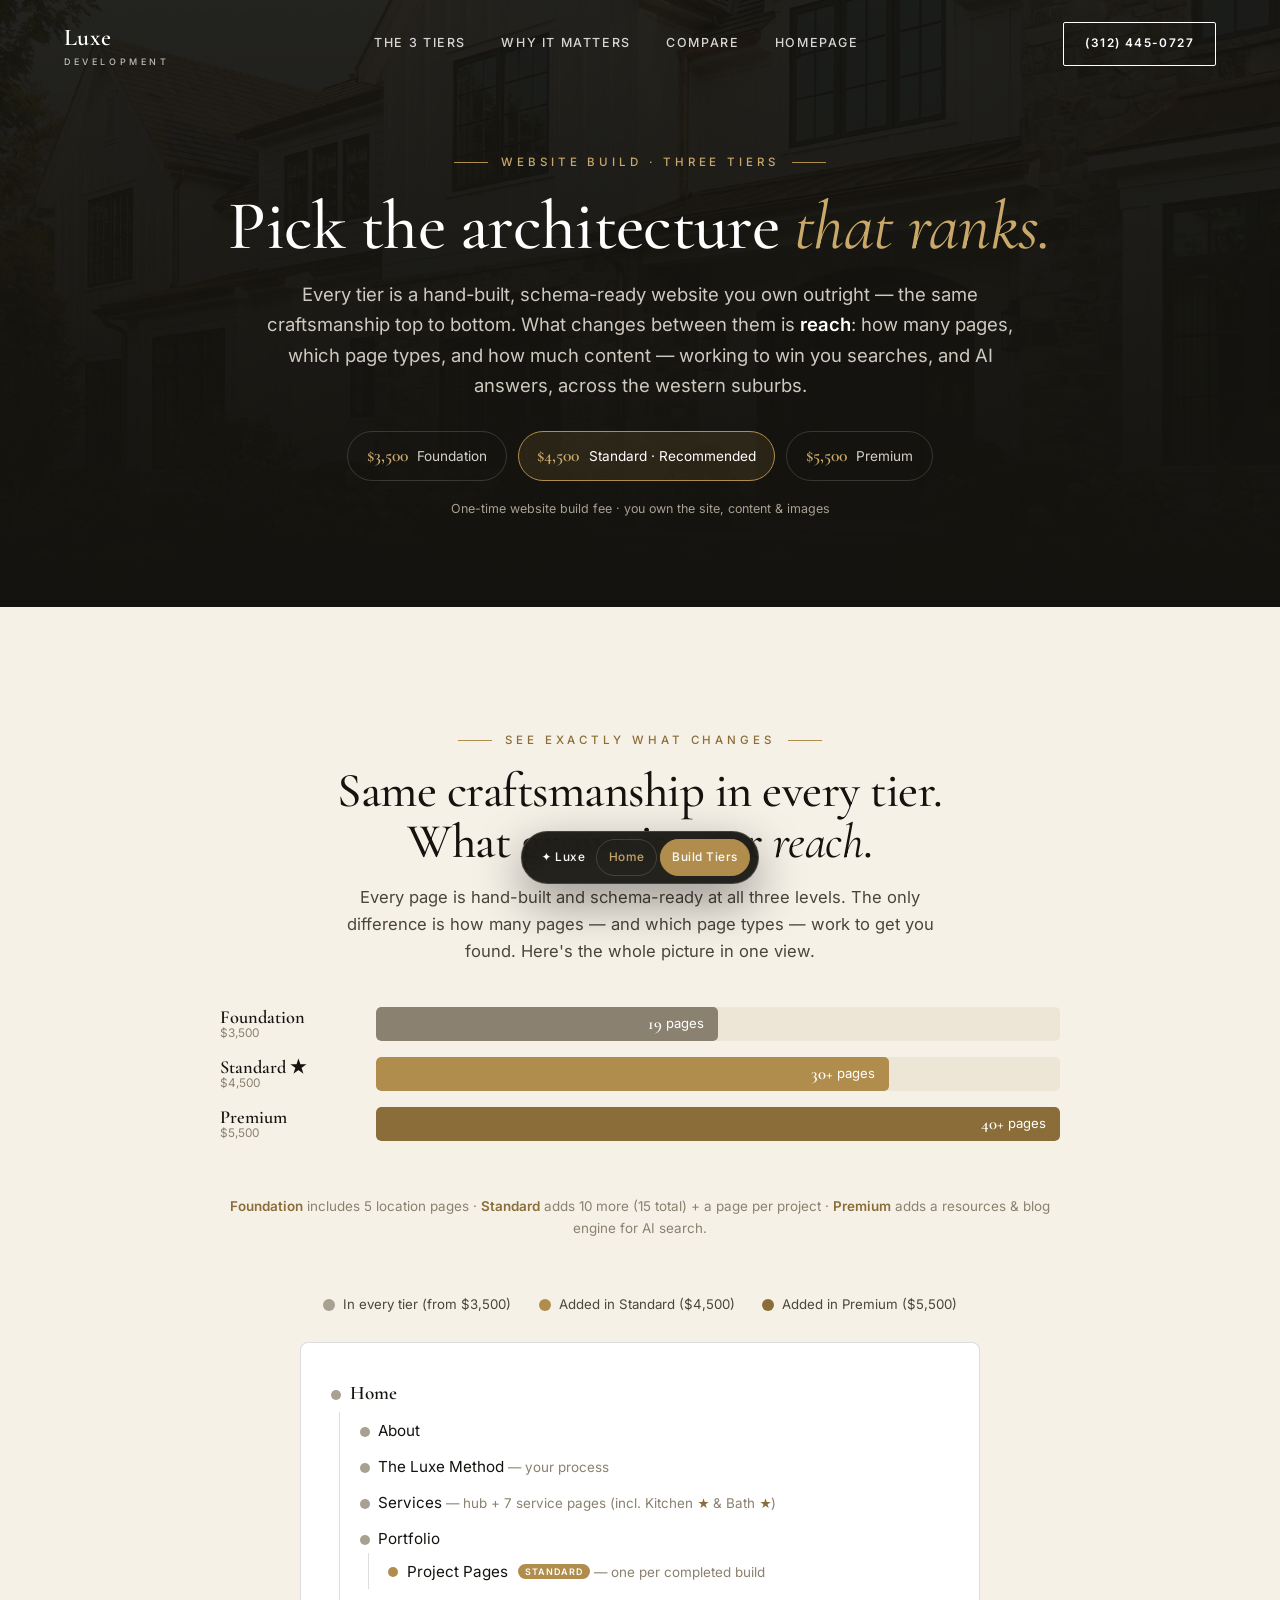
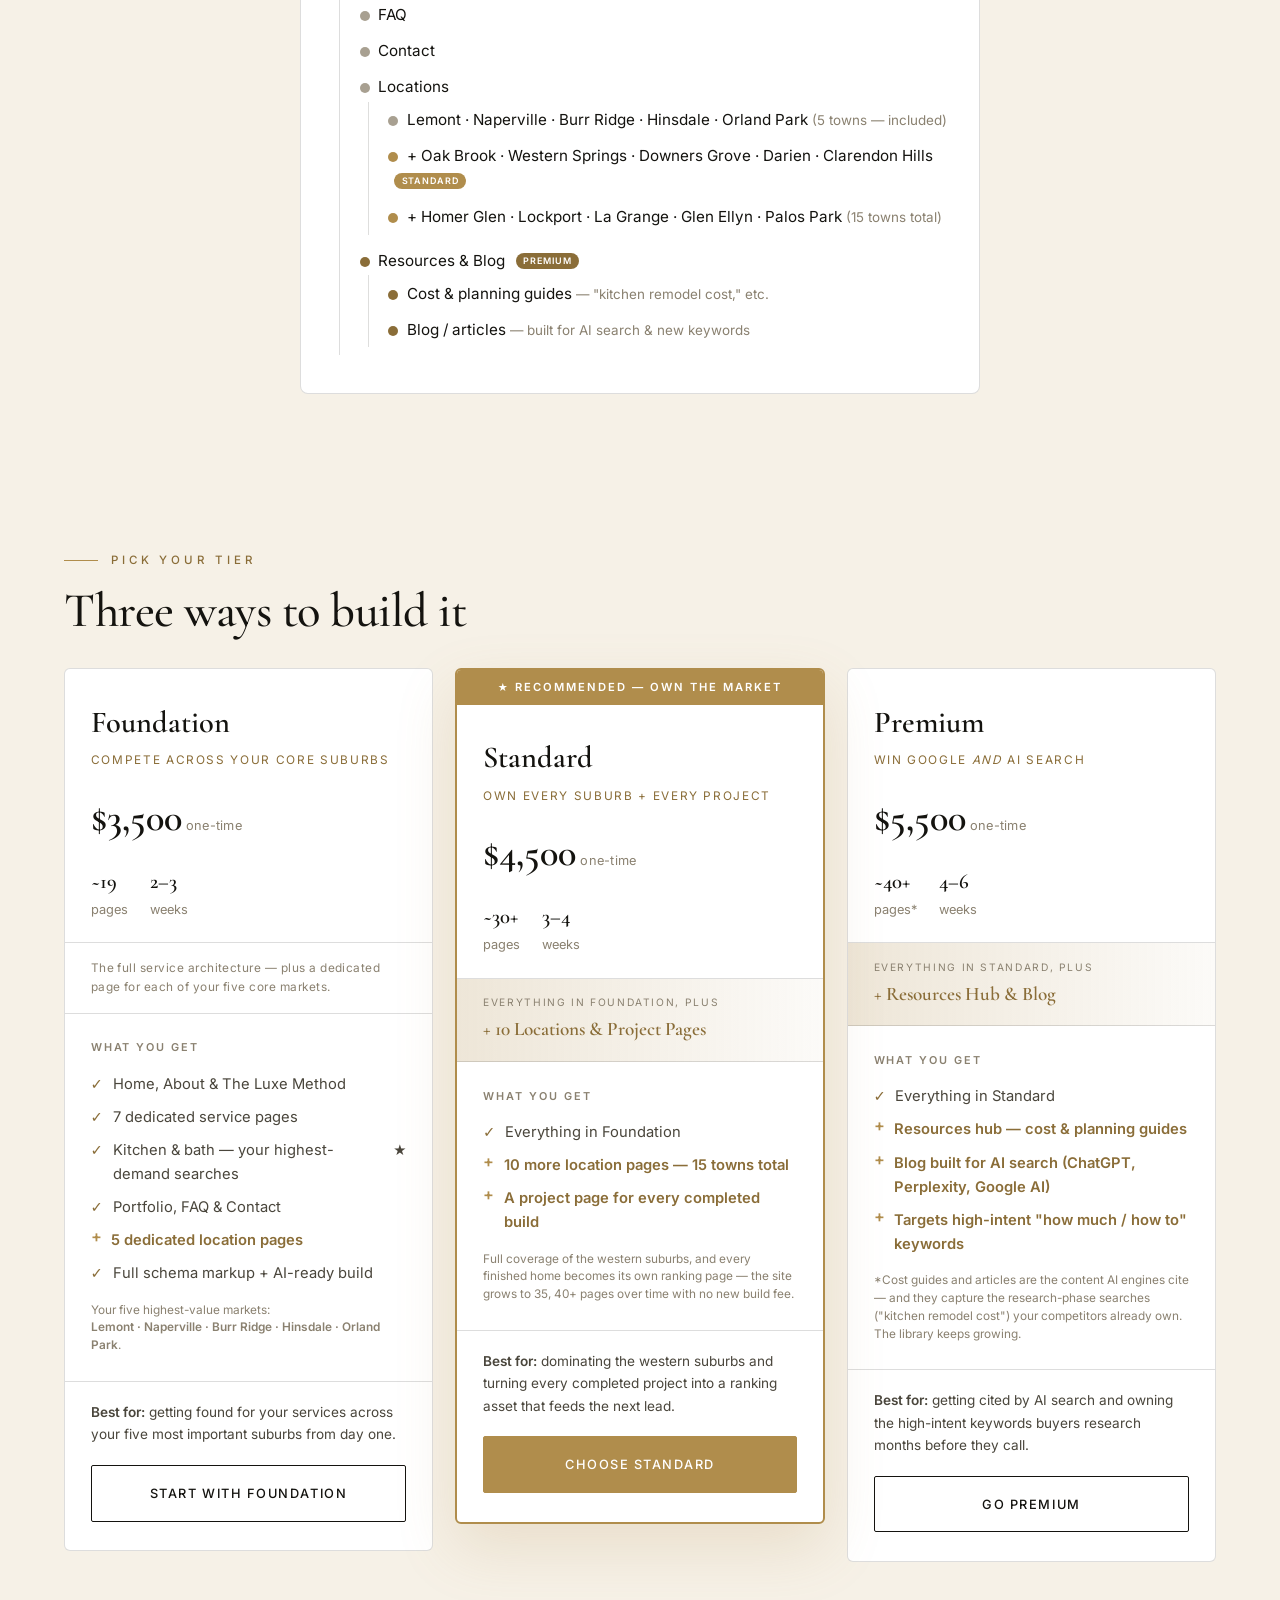
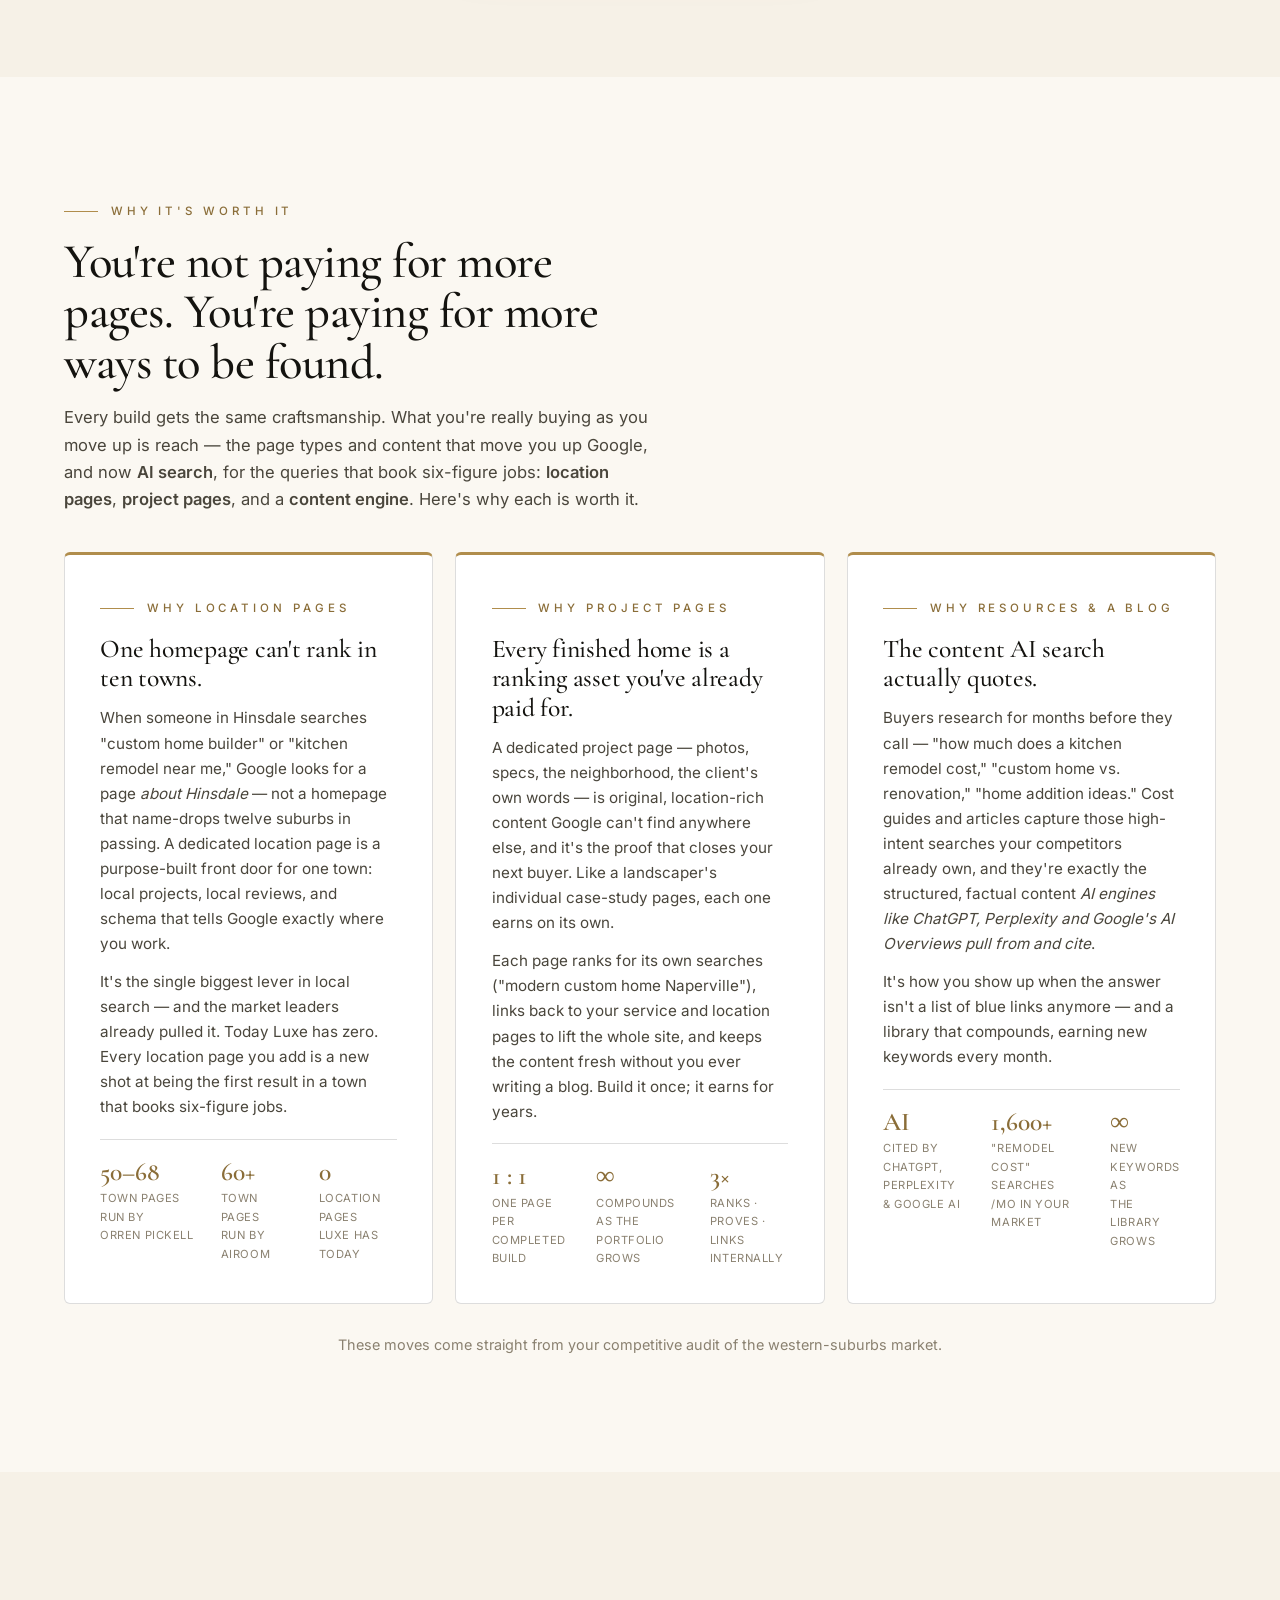
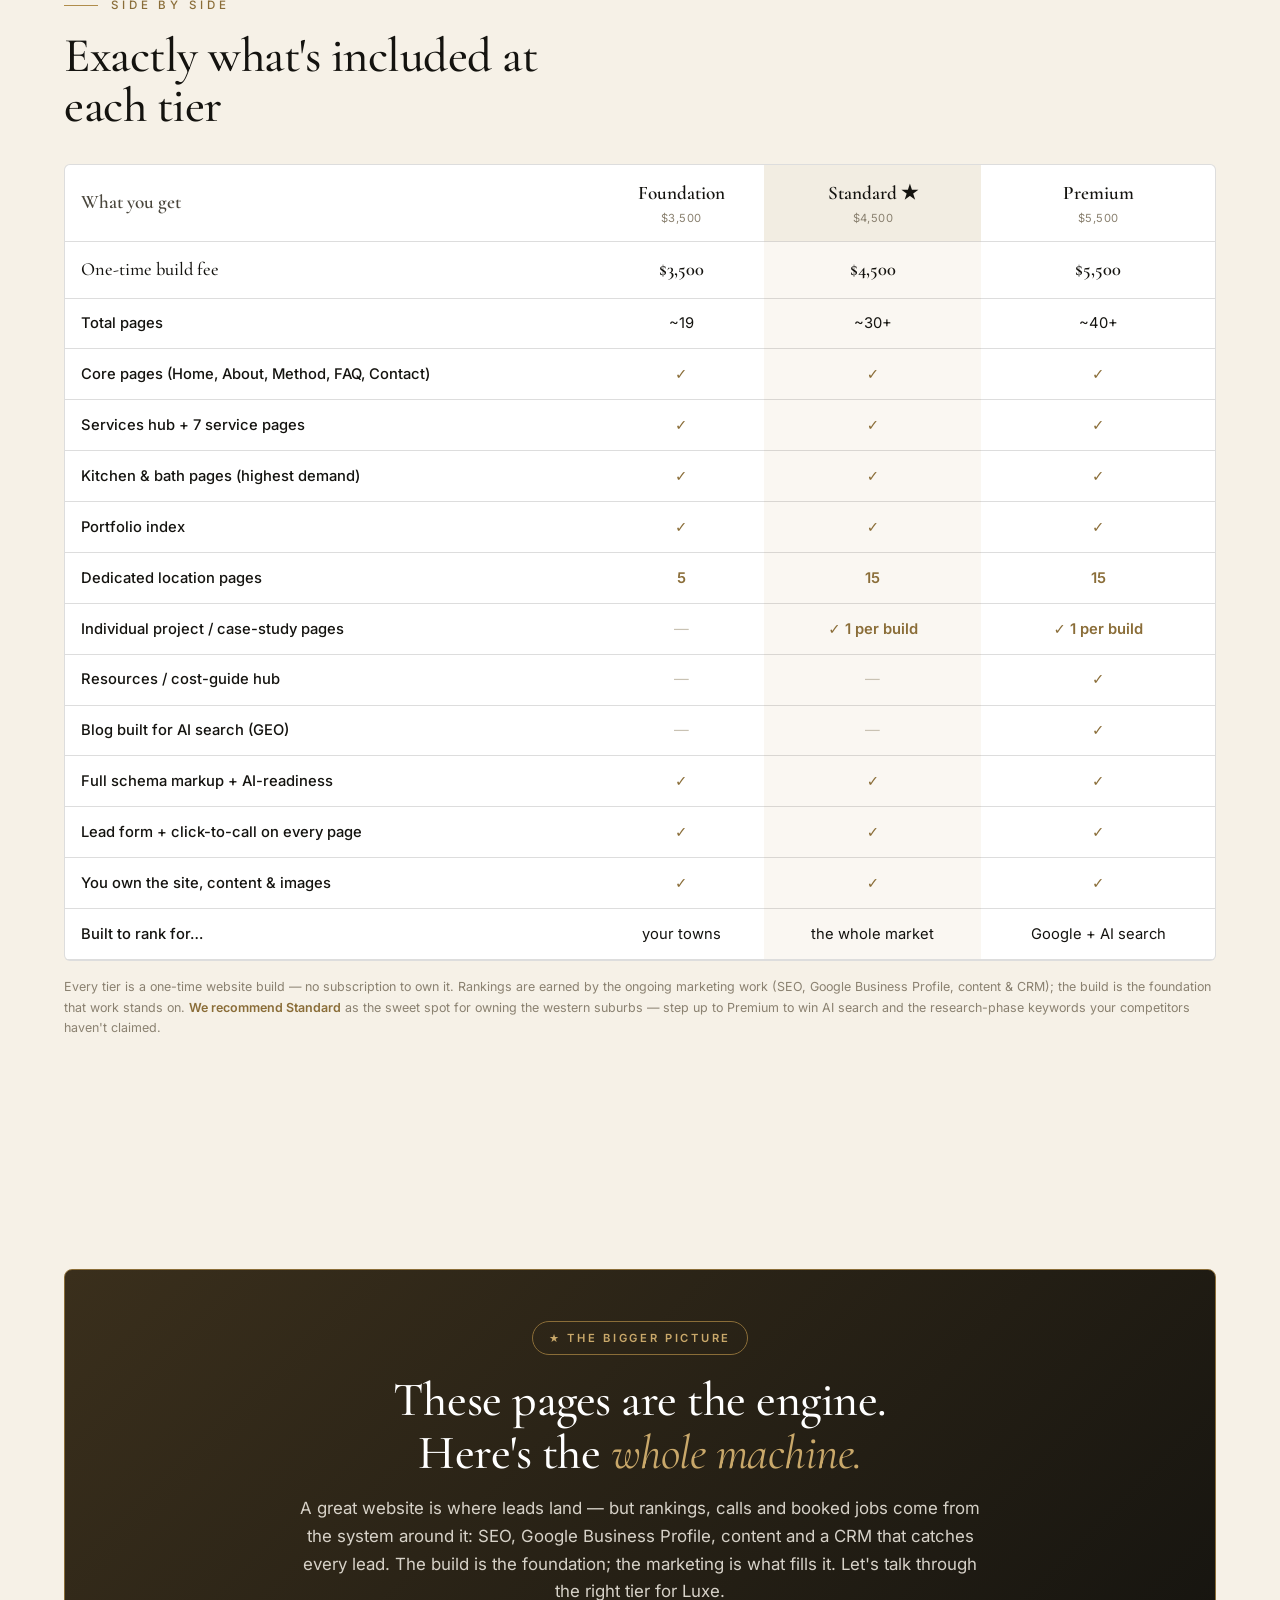
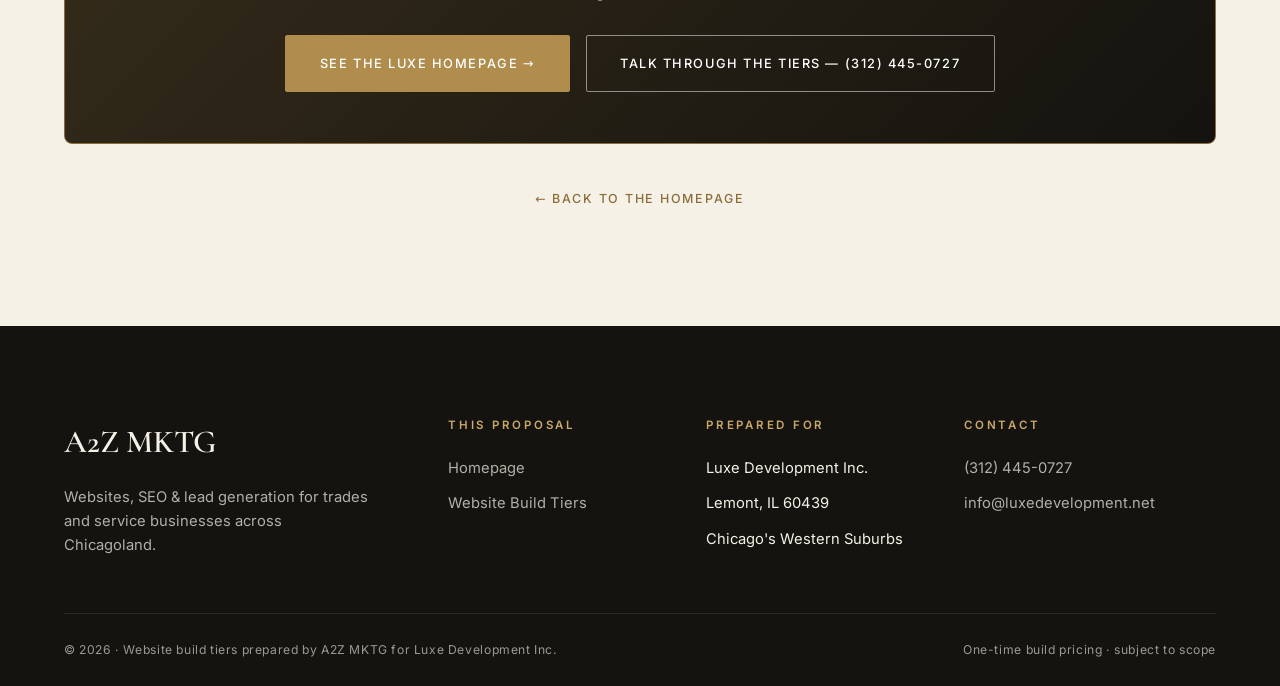
<file: luxe-packages.html>
<!DOCTYPE html>
<html lang="en">
<head>
<meta charset="UTF-8">
<meta name="viewport" content="width=device-width, initial-scale=1.0">
<link rel="canonical" href="https://luxe-development-pitch.vercel.app/luxe-packages.html">
<meta name="robots" content="index,follow,max-image-preview:large,max-snippet:-1">
<meta name="theme-color" content="#14130F">
<meta name="author" content="Luxe Development Inc.">
<meta name="generator" content="A2Z MKTG">
<meta name="geo.region" content="US-IL"><meta name="geo.placename" content="Lemont, Illinois">
<link rel="icon" href="/favicon.svg" type="image/svg+xml">
<link rel="icon" href="/favicon.ico" sizes="32x32">
<link rel="apple-touch-icon" href="/apple-touch-icon.png">
<link rel="manifest" href="/site.webmanifest">
<meta property="og:type" content="website"><meta property="og:site_name" content="Luxe Development">
<meta property="og:locale" content="en_US"><meta property="og:title" content="Website Build Packages — Foundation, Standard &amp; Premium | Luxe Development">
<meta property="og:description" content="Three website build tiers for Luxe Development — $3,500, $4,500 or $5,500 one-time. Compare the sitemap, location pages and project pages included at each level."><meta property="og:url" content="https://luxe-development-pitch.vercel.app/luxe-packages.html">
<meta property="og:image" content="https://luxe-development-pitch.vercel.app/images/og-luxe.jpg"><meta property="og:image:width" content="1200"><meta property="og:image:height" content="630">
<meta property="og:image:alt" content="Luxe Development luxury custom home at dusk">
<meta name="twitter:card" content="summary_large_image"><meta name="twitter:title" content="Website Build Packages — Foundation, Standard &amp; Premium | Luxe Development">
<meta name="twitter:description" content="Three website build tiers for Luxe Development — $3,500, $4,500 or $5,500 one-time. Compare the sitemap, location pages and project pages included at each level."><meta name="twitter:image" content="https://luxe-development-pitch.vercel.app/images/og-luxe.jpg">
<title>Website Build Packages — Foundation, Standard &amp; Premium | Luxe Development</title>
<meta name="description" content="Three website build tiers for Luxe Development — $3,500, $4,500 or $5,500 one-time. Compare the sitemap, location pages and project pages included at each level.">
<link rel="stylesheet" href="luxe-system.css">
<style>
  /* ===== LUXE BUILD TIERS · 3 SITE MAPS ================= */
  .pk-hero{position:relative;background:var(--ink);color:var(--ivory);padding-top:9rem;text-align:center;overflow:hidden}
  .pk-hero__bg{position:absolute;inset:0;opacity:.16}
  .pk-hero__bg img{width:100%;height:100%;object-fit:cover}
  .pk-hero__bg::after{content:"";position:absolute;inset:0;background:linear-gradient(180deg,rgba(20,19,15,.55),var(--ink))}
  .pk-hero__in{position:relative;z-index:2}
  .pk-hero h1{color:#fff;font-size:clamp(2.4rem,5.4vw,4.4rem);margin:1.2rem 0 1rem}
  .pk-hero h1 em{font-style:italic;color:var(--brass-lt)}
  .pk-hero p{color:rgba(246,241,231,.82);font-size:1.15rem;max-width:64ch;margin:0 auto}
  .pricechips{display:flex;gap:.7rem;justify-content:center;flex-wrap:wrap;margin-top:1.9rem}
  .pricechip{border:1px solid var(--line-dk);border-radius:100px;padding:.6rem 1.15rem;font-size:.85rem;color:rgba(246,241,231,.85)}
  .pricechip b{font-family:var(--serif);font-size:1.1rem;color:var(--brass-lt);font-weight:600;margin-right:.35rem}
  .pricechip--rec{border-color:var(--brass);background:rgba(176,141,76,.14);color:#fff}

  .pk-grid{display:grid;grid-template-columns:repeat(3,1fr);gap:1.4rem;align-items:start}
  @media(max-width:980px){.pk-grid{grid-template-columns:1fr;max-width:560px;margin:0 auto}}

  .pk{border:1px solid var(--line);border-radius:6px;background:#fff;overflow:hidden;display:flex;flex-direction:column}
  .pk--rec{border:2px solid var(--brass);box-shadow:0 24px 60px rgba(176,141,76,.18);position:relative}
  .pk__ribbon{background:var(--brass);color:#fff;text-align:center;font-size:.7rem;letter-spacing:.18em;
    text-transform:uppercase;font-weight:600;padding:.5rem}
  .pk__head{padding:1.8rem 1.6rem 1.4rem;border-bottom:1px solid var(--line)}
  .pk__name{font-family:var(--serif);font-size:1.9rem;font-weight:600}
  .pk__tag{font-size:.74rem;letter-spacing:.14em;text-transform:uppercase;color:var(--brass-dk);margin-top:.2rem}
  .pk__price{font-family:var(--serif);font-size:2.4rem;font-weight:600;margin-top:1rem}
  .pk__price small{font-family:var(--sans);font-size:.8rem;color:var(--stone);letter-spacing:.02em;font-weight:400}
  .pk__meta{display:flex;gap:1.4rem;margin-top:.9rem;font-size:.8rem;color:var(--stone)}
  .pk__meta b{display:block;font-family:var(--serif);font-size:1.3rem;color:var(--ink);font-weight:600}
  .pk__adds{background:linear-gradient(90deg,rgba(176,141,76,.22),rgba(176,141,76,.04));border-bottom:1px solid var(--line);padding:.95rem 1.6rem}
  .pk__adds .k{font-size:.64rem;letter-spacing:.16em;text-transform:uppercase;color:var(--stone);display:block;margin-bottom:.2rem}
  .pk__adds b{font-family:var(--serif);font-size:1.2rem;color:var(--brass-dk);font-weight:600}
  .pk__base{padding:.95rem 1.6rem;border-bottom:1px solid var(--line);font-size:.74rem;letter-spacing:.04em;color:var(--stone)}
  .pk__body{padding:1.6rem;flex:1}
  .pk__lbl{font-size:.68rem;letter-spacing:.18em;text-transform:uppercase;color:var(--stone);font-weight:600;margin-bottom:.9rem}
  .pk__note{font-size:.74rem;color:var(--stone);margin-top:1rem;line-height:1.5}
  .pk__foot{padding:1.2rem 1.6rem;border-top:1px solid var(--line);font-size:.85rem;color:#4a463c}
  .pk__cta{padding:0 1.6rem 1.8rem}
  .pk__cta .btn{width:100%;justify-content:center}

  /* sitemap tree */
  .tree{font-family:var(--sans);font-size:.85rem;line-height:1.5}
  .tree ul{list-style:none;margin:0 0 0 .5rem;padding-left:.9rem;border-left:1px solid var(--line)}
  .tree>ul{border-left:0;margin-left:0;padding-left:0}
  .tree li{position:relative;padding:.18rem 0 .18rem .9rem}
  .tree>ul>li{padding-left:0}
  .tree li::before{content:"";position:absolute;left:0;top:.72rem;width:.7rem;height:1px;background:var(--line)}
  .tree>ul>li::before{display:none}
  .tree .root{font-family:var(--serif);font-weight:600;font-size:1.05rem;padding-left:0}
  .tree .grp{font-weight:600;color:var(--ink)}
  .tree .grp em{font-style:normal;color:var(--brass-dk);font-size:.78rem;font-weight:500}
  .tree .leaf{color:var(--stone)}
  .tree .x{color:#bdb6a6;font-size:.78rem}
  .tree .star{color:var(--brass-dk)}
  .tree .inc{color:var(--stone)}
  .tree .root.inc{color:var(--ink)}
  .tree .add,.tree .leaf.add{color:var(--brass-dk);font-weight:600}
  .tree .pill{font-family:var(--sans);font-size:.54rem;letter-spacing:.1em;text-transform:uppercase;font-weight:700;
    color:#fff;background:var(--brass);padding:.12rem .44rem;border-radius:100px;margin-left:.45rem;vertical-align:middle}

  /* visual comparison: page-count growth bars */
  .cmpvis{max-width:840px;margin:0 auto}
  .grow{display:grid;gap:1rem;margin-bottom:clamp(2.4rem,5vw,3.4rem)}
  .grow__row{display:grid;grid-template-columns:140px 1fr;align-items:center;gap:1rem}
  .grow__name{font-family:var(--serif);font-size:1.15rem;font-weight:600;line-height:1.05}
  .grow__name small{display:block;font-family:var(--sans);font-size:.74rem;color:var(--stone);font-weight:400}
  .grow__track{height:34px;background:var(--bone);border-radius:5px;overflow:hidden}
  .grow__fill{height:100%;display:flex;align-items:center;justify-content:flex-end;padding:0 .85rem;border-radius:5px;
    color:#fff;font-size:.82rem;white-space:nowrap;min-width:max-content}
  .grow__fill b{font-family:var(--serif);font-size:1.05rem;font-weight:600;margin-right:.3rem}
  .grow--f .grow__fill{background:var(--stone)}
  .grow--s .grow__fill{background:var(--brass)}
  .grow--p .grow__fill{background:var(--brass-dk)}
  @media(max-width:560px){.grow__row{grid-template-columns:1fr;gap:.35rem}}

  /* unified, tier-coloured sitemap */
  .ulegend{display:flex;gap:1.7rem;flex-wrap:wrap;justify-content:center;margin-bottom:1.6rem;font-size:.83rem;color:#4a463c}
  .ulegend span{display:inline-flex;align-items:center;gap:.5rem}
  .ulegend i{width:12px;height:12px;border-radius:50%}
  .utree{font-family:var(--sans);font-size:.95rem;max-width:680px;margin:0 auto;background:#fff;border:1px solid var(--line);border-radius:8px;padding:clamp(1.3rem,3vw,1.9rem)}
  .utree ul{list-style:none;margin:.15rem 0 .15rem .5rem;padding-left:1.2rem;border-left:1.5px solid var(--line)}
  .utree>ul{border-left:0;margin:0;padding:0}
  .utree li{padding:.34rem 0}
  .utd{display:inline-block;width:10px;height:10px;border-radius:50%;background:var(--stone-lt);margin-right:.55rem;vertical-align:middle}
  .is-std>.utd{background:var(--brass)}
  .is-prm>.utd{background:var(--brass-dk)}
  .utree__root{font-family:var(--serif);font-weight:600;font-size:1.2rem}
  .utb--s,.utb--p{font-size:.56rem;letter-spacing:.1em;text-transform:uppercase;font-weight:700;color:#fff;padding:.14rem .46rem;border-radius:100px;margin-left:.4rem;vertical-align:middle}
  .utb--s{background:var(--brass)}
  .utb--p{background:var(--brass-dk)}
  .utree .sub{color:var(--stone);font-size:.84rem}
  .utree .star{color:var(--brass-dk)}

  /* lean tier-card checklist (replaces per-card trees) */
  .pk__list{list-style:none;display:grid;gap:.55rem;font-size:.92rem;color:#4a463c;margin:0}
  .pk__list li{display:flex;gap:.6rem;align-items:flex-start}
  .pk__list li::before{content:"✓";color:var(--brass-dk);font-weight:700;flex:none}
  .pk__list .new{color:var(--brass-dk);font-weight:600}
  .pk__list .new::before{content:"+";color:var(--brass);font-size:1.1em;line-height:1.1}

  /* why it matters */
  .why-grid{display:grid;grid-template-columns:repeat(auto-fit,minmax(290px,1fr));gap:1.4rem}
  .why-card{background:#fff;border:1px solid var(--line);border-radius:6px;padding:clamp(1.6rem,3vw,2.2rem);border-top:3px solid var(--brass)}
  .why-card .eyebrow{margin-bottom:1rem}
  .why-card h3{font-size:1.6rem;margin-bottom:.8rem;line-height:1.15}
  .why-card p{color:#4a463c;font-size:.95rem;margin-bottom:.8rem}
  .why-card .stat{display:flex;gap:1.6rem;margin-top:1.2rem;border-top:1px solid var(--line);padding-top:1.2rem}
  .why-card .stat b{font-family:var(--serif);font-size:1.6rem;color:var(--brass-dk);display:block;line-height:1}
  .why-card .stat span{font-size:.7rem;letter-spacing:.05em;text-transform:uppercase;color:var(--stone);display:block;margin-top:.3rem}

  /* comparison */
  .cmp{width:100%;border-collapse:collapse;font-size:.92rem}
  .cmp th,.cmp td{padding:.8rem 1rem;border-bottom:1px solid var(--line);text-align:center}
  .cmp th:first-child,.cmp td:first-child{text-align:left;color:#4a463c}
  .cmp thead th{font-family:var(--serif);font-size:1.2rem;font-weight:600}
  .cmp thead th small{display:block;font-family:var(--sans);font-size:.7rem;letter-spacing:.04em;color:var(--stone);font-weight:400}
  .cmp .yes{color:var(--brass-dk);font-weight:600}
  .cmp .no{color:#c9c2b3}
  .cmp tr:hover{background:var(--paper)}
  .cmp th.rec,.cmp td.rec{background:rgba(176,141,76,.07)}
  .cmp thead th.rec{background:rgba(176,141,76,.16)}
  .cmp tbody td:first-child{font-weight:500;color:var(--ink)}
  .cmp-price td{font-family:var(--serif);font-weight:600;font-size:1.15rem;color:var(--ink)}

  /* next-steps band */
  .next{background:linear-gradient(135deg,#3a2f1c,var(--ink));color:var(--ivory);border-radius:8px;
    padding:clamp(2rem,4vw,3.4rem);text-align:center;border:1px solid var(--brass-dk)}
  .next__tag{display:inline-block;font-size:.7rem;letter-spacing:.24em;text-transform:uppercase;color:var(--brass-lt);
    border:1px solid var(--brass-dk);border-radius:100px;padding:.4rem 1rem;margin-bottom:1.2rem;font-weight:600}
  .next h2{color:#fff;font-size:clamp(1.9rem,4vw,3rem);line-height:1.1;margin-bottom:1rem}
  .next h2 em{font-style:italic;color:var(--brass-lt)}
  .next p{max-width:62ch;margin:0 auto 1.8rem;color:rgba(246,241,231,.85);font-size:1.05rem}
  .next__btns{display:flex;gap:1rem;justify-content:center;flex-wrap:wrap}
</style>
<script type="application/ld+json">
{
  "@context": "https://schema.org",
  "@graph": [
    {
      "@type": [
        "GeneralContractor",
        "HomeAndConstructionBusiness",
        "LocalBusiness"
      ],
      "@id": "https://luxe-development-pitch.vercel.app/#business",
      "name": "Luxe Development",
      "alternateName": "Luxe Development Inc.",
      "description": "Design-build luxury custom home builder and renovation contractor serving Lemont, IL and Chicago's western suburbs.",
      "url": "https://luxe-development-pitch.vercel.app/",
      "telephone": "+1-312-445-0727",
      "email": "info@luxedevelopment.net",
      "image": "https://luxe-development-pitch.vercel.app/images/og-luxe.jpg",
      "logo": "https://luxe-development-pitch.vercel.app/apple-touch-icon.png",
      "priceRange": "$$$$",
      "address": {
        "@type": "PostalAddress",
        "addressLocality": "Lemont",
        "addressRegion": "IL",
        "postalCode": "60439",
        "addressCountry": "US"
      },
      "geo": {
        "@type": "GeoCoordinates",
        "latitude": 41.6736,
        "longitude": -88.0017
      },
      "areaServed": [
        { "@type": "City", "name": "Lemont" },
        { "@type": "City", "name": "Naperville" },
        { "@type": "City", "name": "Burr Ridge" },
        { "@type": "City", "name": "Hinsdale" },
        { "@type": "City", "name": "Orland Park" },
        { "@type": "City", "name": "Oak Brook" },
        { "@type": "City", "name": "Western Springs" },
        { "@type": "City", "name": "Downers Grove" },
        { "@type": "City", "name": "Darien" },
        { "@type": "City", "name": "Clarendon Hills" },
        { "@type": "City", "name": "Homer Glen" },
        { "@type": "City", "name": "Lockport" },
        { "@type": "City", "name": "La Grange" },
        { "@type": "City", "name": "Glen Ellyn" },
        { "@type": "City", "name": "Palos Park" }
      ],
      "founder": {
        "@type": "Person",
        "name": "Tom Naglak"
      },
      "knowsAbout": [
        "new construction",
        "home additions",
        "luxury remodeling",
        "interior design",
        "kitchen remodeling",
        "bathroom remodeling"
      ]
    },
    {
      "@type": "WebSite",
      "@id": "https://luxe-development-pitch.vercel.app/#website",
      "url": "https://luxe-development-pitch.vercel.app/",
      "name": "Luxe Development",
      "publisher": {
        "@id": "https://luxe-development-pitch.vercel.app/#business"
      },
      "inLanguage": "en-US"
    },
    {
      "@type": "WebPage",
      "@id": "https://luxe-development-pitch.vercel.app/luxe-packages.html",
      "url": "https://luxe-development-pitch.vercel.app/luxe-packages.html",
      "name": "Website Build Packages — Foundation, Standard &amp; Premium | Luxe Development",
      "description": "Three website build tiers for Luxe Development — $3,500, $4,500 or $5,500 one-time. Compare the sitemap, location pages and project pages included at each level.",
      "isPartOf": {
        "@id": "https://luxe-development-pitch.vercel.app/#website"
      },
      "about": {
        "@id": "https://luxe-development-pitch.vercel.app/#business"
      },
      "primaryImageOfPage": "https://luxe-development-pitch.vercel.app/images/og-luxe.jpg",
      "inLanguage": "en-US"
    },
    {
      "@type": "BreadcrumbList",
      "itemListElement": [
        {
          "@type": "ListItem",
          "position": 1,
          "name": "Home",
          "item": "https://luxe-development-pitch.vercel.app/"
        },
        {
          "@type": "ListItem",
          "position": 2,
          "name": "Website Build Packages",
          "item": "https://luxe-development-pitch.vercel.app/luxe-packages.html"
        }
      ]
    }
  ]
}
</script>
</head>
<body>

<nav class="nav" id="nav" style="color:#fff">
  <a class="nav__brand" href="index.html">Luxe<small>Development</small></a>
  <div class="nav__links">
    <a href="#tiers">The 3 Tiers</a><a href="#why">Why It Matters</a>
    <a href="#compare">Compare</a><a href="index.html">Homepage</a>
  </div>
  <a class="nav__cta" href="tel:+13124450727">(312) 445-0727</a>
</nav>

<!-- HERO -->
<header class="pk-hero">
  <div class="pk-hero__bg"><img src="images/facade-day.jpg" alt=""></div>
  <div class="container pk-hero__in" style="padding-bottom:clamp(3.5rem,7vw,5.5rem)">
    <span class="eyebrow center on-dark">Website Build · Three Tiers</span>
    <h1>Pick the architecture <em>that ranks.</em></h1>
    <p>Every tier is a hand-built, schema-ready website you own outright — the same craftsmanship top to bottom.
    What changes between them is <b style="color:#fff">reach</b>: how many pages, which page types, and how much
    content — working to win you searches, and AI answers, across the western suburbs.</p>
    <div class="pricechips">
      <span class="pricechip"><b>$3,500</b> Foundation</span>
      <span class="pricechip pricechip--rec"><b>$4,500</b> Standard · Recommended</span>
      <span class="pricechip"><b>$5,500</b> Premium</span>
    </div>
    <p style="font-size:.78rem;color:var(--stone-lt);margin-top:1.1rem">One-time website build fee · you own the site, content &amp; images</p>
  </div>
</header>

<!-- VISUAL COMPARISON -->
<section class="section container" id="overview">
  <div class="reveal" style="max-width:62ch;margin:0 auto 2.6rem;text-align:center">
    <span class="eyebrow center">See Exactly What Changes</span>
    <h2 class="h2" style="margin:1rem 0 1rem">Same craftsmanship in every tier.<br>What grows is your <em class="serif-it">reach</em>.</h2>
    <p style="color:#4a463c">Every page is hand-built and schema-ready at all three levels. The only difference
    is how many pages — and which page types — work to get you found. Here's the whole picture in one view.</p>
  </div>

  <div class="cmpvis reveal">
    <!-- page-count growth -->
    <div class="grow">
      <div class="grow__row grow--f">
        <div class="grow__name">Foundation<small>$3,500</small></div>
        <div class="grow__track"><div class="grow__fill" style="width:50%"><b>19</b> pages</div></div>
      </div>
      <div class="grow__row grow--s">
        <div class="grow__name">Standard ★<small>$4,500</small></div>
        <div class="grow__track"><div class="grow__fill" style="width:75%"><b>30+</b> pages</div></div>
      </div>
      <div class="grow__row grow--p">
        <div class="grow__name">Premium<small>$5,500</small></div>
        <div class="grow__track"><div class="grow__fill" style="width:100%"><b>40+</b> pages</div></div>
      </div>
    </div>
    <p style="text-align:center;font-size:.84rem;color:var(--stone);margin-bottom:clamp(2.4rem,5vw,3.4rem)">
      <strong style="color:var(--brass-dk)">Foundation</strong> includes 5 location pages ·
      <strong style="color:var(--brass-dk)">Standard</strong> adds 10 more (15 total) + a page per project ·
      <strong style="color:var(--brass-dk)">Premium</strong> adds a resources &amp; blog engine for AI search.</p>

    <!-- legend -->
    <div class="ulegend">
      <span><i style="background:var(--stone-lt)"></i> In every tier (from $3,500)</span>
      <span><i style="background:var(--brass)"></i> Added in Standard ($4,500)</span>
      <span><i style="background:var(--brass-dk)"></i> Added in Premium ($5,500)</span>
    </div>

    <!-- one sitemap, colour-coded by tier -->
    <div class="utree">
      <ul>
        <li class="is-all"><span class="utd"></span><span class="utree__root">Home</span>
          <ul>
            <li class="is-all"><span class="utd"></span>About</li>
            <li class="is-all"><span class="utd"></span>The Luxe Method <span class="sub">— your process</span></li>
            <li class="is-all"><span class="utd"></span>Services <span class="sub">— hub + 7 service pages (incl. Kitchen <span class="star">★</span> &amp; Bath <span class="star">★</span>)</span></li>
            <li class="is-all"><span class="utd"></span>Portfolio
              <ul>
                <li class="is-std"><span class="utd"></span>Project Pages <span class="utb--s">Standard</span> <span class="sub">— one per completed build</span></li>
              </ul>
            </li>
            <li class="is-all"><span class="utd"></span>FAQ</li>
            <li class="is-all"><span class="utd"></span>Contact</li>
            <li class="is-all"><span class="utd"></span>Locations
              <ul>
                <li class="is-all"><span class="utd"></span>Lemont · Naperville · Burr Ridge · Hinsdale · Orland Park <span class="sub">(5 towns — included)</span></li>
                <li class="is-std"><span class="utd"></span>+ Oak Brook · Western Springs · Downers Grove · Darien · Clarendon Hills <span class="utb--s">Standard</span></li>
                <li class="is-std"><span class="utd"></span>+ Homer Glen · Lockport · La Grange · Glen Ellyn · Palos Park <span class="sub">(15 towns total)</span></li>
              </ul>
            </li>
            <li class="is-prm"><span class="utd"></span>Resources &amp; Blog <span class="utb--p">Premium</span>
              <ul>
                <li class="is-prm"><span class="utd"></span>Cost &amp; planning guides <span class="sub">— "kitchen remodel cost," etc.</span></li>
                <li class="is-prm"><span class="utd"></span>Blog / articles <span class="sub">— built for AI search &amp; new keywords</span></li>
              </ul>
            </li>
          </ul>
        </li>
      </ul>
    </div>
  </div>
</section>

<!-- THE 3 TIERS -->
<section class="section container" id="tiers" style="padding-top:clamp(1rem,3vw,2rem)">
  <div class="reveal" style="max-width:60ch;margin-bottom:2rem">
    <span class="eyebrow">Pick Your Tier</span>
    <h2 class="h2" style="margin-top:1rem">Three ways to build it</h2>
  </div>
  <div class="pk-grid">

    <!-- FOUNDATION -->
    <div class="pk reveal">
      <div class="pk__head">
        <div class="pk__name">Foundation</div>
        <div class="pk__tag">Compete across your core suburbs</div>
        <div class="pk__price">$3,500<small> one-time</small></div>
        <div class="pk__meta"><div><b>~19</b>pages</div><div><b>2–3</b>weeks</div></div>
      </div>
      <div class="pk__base">The full service architecture — plus a dedicated page for each of your five core markets.</div>
      <div class="pk__body">
        <div class="pk__lbl">What you get</div>
        <ul class="pk__list">
          <li>Home, About &amp; The Luxe Method</li>
          <li>7 dedicated service pages</li>
          <li>Kitchen &amp; bath — your highest-demand searches <span class="star">★</span></li>
          <li>Portfolio, FAQ &amp; Contact</li>
          <li class="new">5 dedicated location pages</li>
          <li>Full schema markup + AI-ready build</li>
        </ul>
        <p class="pk__note">Your five highest-value markets:<br><strong>Lemont · Naperville · Burr Ridge · Hinsdale · Orland Park</strong>.</p>
      </div>
      <div class="pk__foot"><strong>Best for:</strong> getting found for your services across your five most important suburbs from day one.</div>
      <div class="pk__cta"><a class="btn btn--ghost" href="#contact">Start with Foundation</a></div>
    </div>

    <!-- STANDARD (RECOMMENDED) -->
    <div class="pk pk--rec reveal">
      <div class="pk__ribbon">★ Recommended — own the market</div>
      <div class="pk__head">
        <div class="pk__name">Standard</div>
        <div class="pk__tag">Own every suburb + every project</div>
        <div class="pk__price">$4,500<small> one-time</small></div>
        <div class="pk__meta"><div><b>~30+</b>pages</div><div><b>3–4</b>weeks</div></div>
      </div>
      <div class="pk__adds"><span class="k">Everything in Foundation, plus</span><b>+ 10 Locations &amp; Project Pages</b></div>
      <div class="pk__body">
        <div class="pk__lbl">What you get</div>
        <ul class="pk__list">
          <li>Everything in Foundation</li>
          <li class="new">10 more location pages — 15 towns total</li>
          <li class="new">A project page for every completed build</li>
        </ul>
        <p class="pk__note">Full coverage of the western suburbs, and every finished home becomes its own ranking
        page — the site grows to 35, 40+ pages over time with no new build fee.</p>
      </div>
      <div class="pk__foot"><strong>Best for:</strong> dominating the western suburbs and turning every completed project into a ranking asset that feeds the next lead.</div>
      <div class="pk__cta"><a class="btn btn--brass" href="#contact">Choose Standard</a></div>
    </div>

    <!-- PREMIUM -->
    <div class="pk reveal">
      <div class="pk__head">
        <div class="pk__name">Premium</div>
        <div class="pk__tag">Win Google <em>and</em> AI search</div>
        <div class="pk__price">$5,500<small> one-time</small></div>
        <div class="pk__meta"><div><b>~40+</b>pages*</div><div><b>4–6</b>weeks</div></div>
      </div>
      <div class="pk__adds"><span class="k">Everything in Standard, plus</span><b>+ Resources Hub &amp; Blog</b></div>
      <div class="pk__body">
        <div class="pk__lbl">What you get</div>
        <ul class="pk__list">
          <li>Everything in Standard</li>
          <li class="new">Resources hub — cost &amp; planning guides</li>
          <li class="new">Blog built for AI search (ChatGPT, Perplexity, Google AI)</li>
          <li class="new">Targets high-intent "how much / how to" keywords</li>
        </ul>
        <p class="pk__note">*Cost guides and articles are the content AI engines cite — and they capture the
        research-phase searches ("kitchen remodel cost") your competitors already own. The library keeps growing.</p>
      </div>
      <div class="pk__foot"><strong>Best for:</strong> getting cited by AI search and owning the high-intent keywords buyers research months before they call.</div>
      <div class="pk__cta"><a class="btn btn--ghost" href="#contact">Go Premium</a></div>
    </div>

  </div>
</section>

<!-- WHY IT MATTERS -->
<section class="section bg-paper" id="why">
  <div class="container">
    <div class="reveal" style="max-width:60ch;margin-bottom:2.4rem">
      <span class="eyebrow">Why It's Worth It</span>
      <h2 class="h2" style="margin:1rem 0 1rem">You're not paying for more pages. You're paying for more ways to be found.</h2>
      <p style="color:#4a463c">Every build gets the same craftsmanship. What you're really buying as you move up is
      reach — the page types and content that move you up Google, and now <strong>AI search</strong>, for the
      queries that book six-figure jobs: <strong>location pages</strong>, <strong>project pages</strong>, and a
      <strong>content engine</strong>. Here's why each is worth it.</p>
    </div>

    <div class="why-grid reveal">
      <div class="why-card">
        <span class="eyebrow">Why location pages</span>
        <h3>One homepage can't rank in ten towns.</h3>
        <p>When someone in Hinsdale searches "custom home builder" or "kitchen remodel near me," Google looks for a
        page <em>about Hinsdale</em> — not a homepage that name-drops twelve suburbs in passing. A dedicated
        location page is a purpose-built front door for one town: local projects, local reviews, and schema that
        tells Google exactly where you work.</p>
        <p>It's the single biggest lever in local search — and the market leaders already pulled it. Today Luxe has
        zero. Every location page you add is a new shot at being the first result in a town that books six-figure jobs.</p>
        <div class="stat">
          <div><b>50–68</b><span>Town pages run by<br>Orren Pickell</span></div>
          <div><b>60+</b><span>Town pages<br>run by Airoom</span></div>
          <div><b>0</b><span>Location pages<br>Luxe has today</span></div>
        </div>
      </div>

      <div class="why-card">
        <span class="eyebrow">Why project pages</span>
        <h3>Every finished home is a ranking asset you've already paid for.</h3>
        <p>A dedicated project page — photos, specs, the neighborhood, the client's own words — is original,
        location-rich content Google can't find anywhere else, and it's the proof that closes your next buyer.
        Like a landscaper's individual case-study pages, each one earns on its own.</p>
        <p>Each page ranks for its own searches ("modern custom home Naperville"), links back to your service and
        location pages to lift the whole site, and keeps the content fresh without you ever writing a blog. Build
        it once; it earns for years.</p>
        <div class="stat">
          <div><b>1 : 1</b><span>One page per<br>completed build</span></div>
          <div><b>∞</b><span>Compounds as the<br>portfolio grows</span></div>
          <div><b>3×</b><span>Ranks · proves ·<br>links internally</span></div>
        </div>
      </div>

      <div class="why-card">
        <span class="eyebrow">Why resources &amp; a blog</span>
        <h3>The content AI search actually quotes.</h3>
        <p>Buyers research for months before they call — "how much does a kitchen remodel cost," "custom home vs.
        renovation," "home addition ideas." Cost guides and articles capture those high-intent searches your
        competitors already own, and they're exactly the structured, factual content <em>AI engines like ChatGPT,
        Perplexity and Google's AI Overviews pull from and cite</em>.</p>
        <p>It's how you show up when the answer isn't a list of blue links anymore — and a library that compounds,
        earning new keywords every month.</p>
        <div class="stat">
          <div><b>AI</b><span>Cited by ChatGPT,<br>Perplexity &amp; Google AI</span></div>
          <div><b>1,600+</b><span>"remodel cost" searches<br>/mo in your market</span></div>
          <div><b>∞</b><span>New keywords as<br>the library grows</span></div>
        </div>
      </div>
    </div>

    <p class="reveal" style="text-align:center;font-size:.9rem;color:var(--stone);margin-top:1.8rem">These moves come
    straight from your competitive audit of the western-suburbs market.</p>
  </div>
</section>

<!-- COMPARE -->
<section class="section container" id="compare">
  <div class="reveal" style="max-width:48ch;margin-bottom:2rem">
    <span class="eyebrow">Side by side</span>
    <h2 class="h2" style="margin-top:1rem">Exactly what's included at each tier</h2>
  </div>
  <div class="reveal" style="overflow-x:auto;background:#fff;border:1px solid var(--line);border-radius:6px">
    <table class="cmp">
      <thead><tr>
        <th>What you get</th>
        <th>Foundation<small>$3,500</small></th>
        <th class="rec">Standard ★<small>$4,500</small></th>
        <th>Premium<small>$5,500</small></th>
      </tr></thead>
      <tbody>
        <tr class="cmp-price"><td>One-time build fee</td><td>$3,500</td><td class="rec">$4,500</td><td>$5,500</td></tr>
        <tr><td>Total pages</td><td>~19</td><td class="rec">~30+</td><td>~40+</td></tr>
        <tr><td>Core pages (Home, About, Method, FAQ, Contact)</td><td class="yes">✓</td><td class="rec yes">✓</td><td class="yes">✓</td></tr>
        <tr><td>Services hub + 7 service pages</td><td class="yes">✓</td><td class="rec yes">✓</td><td class="yes">✓</td></tr>
        <tr><td>Kitchen &amp; bath pages (highest demand)</td><td class="yes">✓</td><td class="rec yes">✓</td><td class="yes">✓</td></tr>
        <tr><td>Portfolio index</td><td class="yes">✓</td><td class="rec yes">✓</td><td class="yes">✓</td></tr>
        <tr><td>Dedicated location pages</td><td class="yes">5</td><td class="rec yes">15</td><td class="yes">15</td></tr>
        <tr><td>Individual project / case-study pages</td><td class="no">—</td><td class="rec yes">✓ 1 per build</td><td class="yes">✓ 1 per build</td></tr>
        <tr><td>Resources / cost-guide hub</td><td class="no">—</td><td class="rec no">—</td><td class="yes">✓</td></tr>
        <tr><td>Blog built for AI search (GEO)</td><td class="no">—</td><td class="rec no">—</td><td class="yes">✓</td></tr>
        <tr><td>Full schema markup + AI-readiness</td><td class="yes">✓</td><td class="rec yes">✓</td><td class="yes">✓</td></tr>
        <tr><td>Lead form + click-to-call on every page</td><td class="yes">✓</td><td class="rec yes">✓</td><td class="yes">✓</td></tr>
        <tr><td>You own the site, content &amp; images</td><td class="yes">✓</td><td class="rec yes">✓</td><td class="yes">✓</td></tr>
        <tr><td>Built to rank for…</td><td>your towns</td><td class="rec">the whole market</td><td>Google + AI search</td></tr>
      </tbody>
    </table>
  </div>
  <p style="font-size:.78rem;color:var(--stone);margin-top:1rem">Every tier is a one-time website build — no
  subscription to own it. Rankings are earned by the ongoing marketing work (SEO, Google Business Profile, content
  &amp; CRM); the build is the foundation that work stands on. <strong style="color:var(--brass-dk)">We recommend
  Standard</strong> as the sweet spot for owning the western suburbs — step up to Premium to win AI search and the
  research-phase keywords your competitors haven't claimed.</p>
</section>

<!-- NEXT STEPS / CTA -->
<section class="section container" id="contact">
  <div class="next reveal">
    <div class="next__tag">★ The Bigger Picture</div>
    <h2>These pages are the engine.<br>Here's the <em>whole machine.</em></h2>
    <p>A great website is where leads land — but rankings, calls and booked jobs come from the system around it:
    SEO, Google Business Profile, content and a CRM that catches every lead. The build is the foundation; the
    marketing is what fills it. Let's talk through the right tier for Luxe.</p>
    <div class="next__btns">
      <a class="btn btn--brass" href="index.html">See the Luxe homepage →</a>
      <a class="btn btn--on-dark" href="tel:+13124450727">Talk Through the Tiers — (312) 445-0727</a>
    </div>
  </div>
  <div style="text-align:center;margin-top:2.5rem" class="reveal">
    <a class="link-arrow" href="index.html">← Back to the homepage</a>
  </div>
</section>

<!-- FOOTER -->
<footer class="foot">
  <div class="container">
    <div class="foot__grid">
      <div>
        <div class="foot__brand">A2Z MKTG</div>
        <p style="opacity:.7;margin-top:1rem;max-width:34ch;font-size:.92rem">Websites, SEO &amp; lead generation
        for trades and service businesses across Chicagoland.</p>
      </div>
      <div><h5>This Proposal</h5><ul>
        <li><a href="index.html">Homepage</a></li>
        <li><a href="luxe-packages.html">Website Build Tiers</a></li></ul></div>
      <div><h5>Prepared For</h5><ul>
        <li>Luxe Development Inc.</li><li>Lemont, IL 60439</li><li>Chicago's Western Suburbs</li></ul></div>
      <div><h5>Contact</h5><ul>
        <li><a href="tel:+13124450727">(312) 445-0727</a></li>
        <li><a href="mailto:info@luxedevelopment.net">info@luxedevelopment.net</a></li></ul></div>
    </div>
    <div class="foot__bar">
      <span>© 2026 · Website build tiers prepared by A2Z MKTG for Luxe Development Inc.</span>
      <span>One-time build pricing · subject to scope</span>
    </div>
  </div>
</footer>

<nav class="compbar" aria-label="Site navigation">
  <a class="compbar__home" href="index.html">✦ Luxe</a>
  <a class="compbar__pill" href="index.html">Home</a>
  <a class="compbar__pill" href="luxe-packages.html">Build Tiers</a>
</nav>

<script>
  const nav=document.getElementById('nav');
  addEventListener('scroll',()=>nav.classList.toggle('scrolled',scrollY>40));
  const io=new IntersectionObserver(e=>e.forEach(x=>x.isIntersecting&&x.target.classList.add('in')),{threshold:.1});
  document.querySelectorAll('.reveal').forEach(el=>io.observe(el));
</script>
<script src="luxe.js"></script>
</body>
</html>
</file>
<file: luxe-system.css>
/* ============================================================
   LUXE DEVELOPMENT — Shared Brand System
   Used by all 5 homepage comps so they read as one company.
   A2Z MKTG · prospect pitch comps · 2026-06
   ============================================================ */

/* Self-hosted fonts (latin woff2) — instant load, no external dependency */
@import url('fonts.css');

:root{
  /* Core palette ----------------------------------------- */
  --ink:#14130F;          /* warm near-black     */
  --charcoal:#232019;     /* panels on dark      */
  --espresso:#2c2820;
  --ivory:#F6F1E7;        /* primary light bg    */
  --paper:#FBF8F2;        /* lighter surface     */
  --bone:#EDE6D7;         /* card / hairline bg  */
  --brass:#B08D4C;        /* primary accent      */
  --brass-lt:#C9A86A;
  --brass-dk:#8a6d38;
  --stone:#8A8170;        /* muted taupe text    */
  --stone-lt:#A8A091;
  --line:rgba(20,19,15,.14);
  --line-dk:rgba(246,241,231,.16);

  /* Type ------------------------------------------------- */
  --serif:'Cormorant Garamond',Georgia,serif;
  --sans:'Inter',system-ui,-apple-system,Segoe UI,sans-serif;

  /* Rhythm ----------------------------------------------- */
  --pad:clamp(1.25rem,5vw,7rem);
  --maxw:1280px;
  --r:2px;                /* sharp, architectural corners */
}

*{box-sizing:border-box;margin:0;padding:0}
html{scroll-behavior:smooth;-webkit-font-smoothing:antialiased;text-rendering:optimizeLegibility}
body{font-family:var(--sans);color:var(--ink);background:var(--ivory);font-weight:400;line-height:1.65;font-size:16.5px}
img{display:block;max-width:100%;height:auto}
a{color:inherit;text-decoration:none}
::selection{background:var(--brass);color:#fff}

/* Typography ---------------------------------------------- */
h1,h2,h3,h4{font-family:var(--serif);font-weight:500;line-height:1.04;letter-spacing:-.01em}
.display{font-size:clamp(2.6rem,7vw,6rem)}
.h1{font-size:clamp(2.4rem,5.4vw,4.6rem)}
.h2{font-size:clamp(1.9rem,3.8vw,3.1rem)}
.h3{font-size:clamp(1.4rem,2.4vw,2rem)}
.lede{font-size:clamp(1.1rem,1.5vw,1.35rem);line-height:1.7;color:#4a463c}
.serif-it{font-family:var(--serif);font-style:italic}

/* Eyebrow / label ---------------------------------------- */
.eyebrow{font-family:var(--sans);font-size:.72rem;font-weight:500;letter-spacing:.34em;
  text-transform:uppercase;color:var(--brass-dk);display:inline-flex;align-items:center;gap:.8rem}
.eyebrow::before{content:"";width:34px;height:1px;background:var(--brass);display:inline-block}
.eyebrow.center::after{content:"";width:34px;height:1px;background:var(--brass);display:inline-block}
.eyebrow.center{justify-content:center}
.on-dark .eyebrow,.eyebrow.on-dark{color:var(--brass-lt)}

/* Buttons ------------------------------------------------- */
.btn{display:inline-flex;align-items:center;gap:.6rem;font-family:var(--sans);font-size:.8rem;
  font-weight:500;letter-spacing:.12em;text-transform:uppercase;padding:1.05rem 2.1rem;
  border:1px solid var(--ink);background:var(--ink);color:var(--ivory);cursor:pointer;
  transition:.35s ease;border-radius:var(--r)}
.btn:hover{background:var(--brass);border-color:var(--brass);color:#fff;transform:translateY(-2px)}
.btn--ghost{background:transparent;color:var(--ink)}
.btn--ghost:hover{background:var(--ink);color:var(--ivory);border-color:var(--ink)}
.btn--brass{background:var(--brass);border-color:var(--brass);color:#fff}
.btn--brass:hover{background:var(--brass-dk);border-color:var(--brass-dk)}
.btn--on-dark{border-color:rgba(255,255,255,.5);background:transparent;color:#fff}
.btn--on-dark:hover{background:var(--brass);border-color:var(--brass)}
.link-arrow{font-family:var(--sans);font-size:.78rem;letter-spacing:.14em;text-transform:uppercase;
  font-weight:500;color:var(--brass-dk);display:inline-flex;gap:.5rem;align-items:center}
.link-arrow span{transition:.3s}.link-arrow:hover span{transform:translateX(6px)}

/* Layout -------------------------------------------------- */
.container{max-width:var(--maxw);margin:0 auto;padding-left:var(--pad);padding-right:var(--pad)}
.section{padding-block:clamp(4rem,9vw,8.5rem)}
.bg-ink{background:var(--ink);color:var(--ivory)}
.bg-paper{background:var(--paper)}
.bg-bone{background:var(--bone)}
.hr{height:1px;background:var(--line);border:0}
.on-dark .hr,.hr.on-dark{background:var(--line-dk)}

/* Stars --------------------------------------------------- */
.stars{color:var(--brass);letter-spacing:.18em;font-size:.95rem}
.google-badge{display:inline-flex;align-items:center;gap:.6rem;font-family:var(--sans);
  font-size:.82rem;letter-spacing:.04em;color:inherit}
.google-badge b{font-weight:600}

/* Shared nav --------------------------------------------- */
.nav{position:fixed;inset:0 0 auto 0;z-index:60;display:flex;align-items:center;justify-content:space-between;
  padding:1.1rem var(--pad);transition:.4s ease}
.nav__brand{font-family:var(--serif);font-size:1.5rem;font-weight:600;letter-spacing:.02em}
.nav__brand small{font-family:var(--sans);font-size:.56rem;letter-spacing:.4em;text-transform:uppercase;
  display:block;margin-top:-2px;font-weight:500;opacity:.7}
.nav__links{display:flex;gap:2.2rem;align-items:center;font-size:.78rem;letter-spacing:.13em;
  text-transform:uppercase;font-weight:500}
.nav__links a{opacity:.82;transition:.25s}.nav__links a:hover{opacity:1;color:var(--brass)}
.nav__cta{font-size:.74rem;letter-spacing:.12em;text-transform:uppercase;font-weight:600;
  border:1px solid currentColor;padding:.7rem 1.3rem;border-radius:var(--r);transition:.3s}
.nav__cta:hover{background:var(--brass);border-color:var(--brass);color:#fff}
@media(max-width:880px){.nav__links{display:none}}

/* Footer -------------------------------------------------- */
.foot{background:var(--ink);color:var(--ivory);padding-top:clamp(3.5rem,7vw,6rem)}
.foot a{opacity:.7;transition:.25s}.foot a:hover{opacity:1;color:var(--brass-lt)}
.foot__grid{display:grid;grid-template-columns:1.6fr 1fr 1fr 1.2fr;gap:3rem;padding-bottom:3.5rem}
.foot__brand{font-family:var(--serif);font-size:2rem;font-weight:600}
.foot h5{font-family:var(--sans);font-size:.72rem;letter-spacing:.24em;text-transform:uppercase;
  color:var(--brass-lt);margin-bottom:1.3rem;font-weight:600}
.foot ul{list-style:none;display:grid;gap:.7rem;font-size:.92rem}
.foot__bar{border-top:1px solid var(--line-dk);padding:1.6rem 0;display:flex;justify-content:space-between;
  flex-wrap:wrap;gap:1rem;font-size:.76rem;letter-spacing:.05em;opacity:.6}
@media(max-width:760px){.foot__grid{grid-template-columns:1fr 1fr;gap:2rem}}

/* Reveal animation --------------------------------------- */
.reveal{opacity:0;transform:translateY(26px);transition:.9s cubic-bezier(.2,.7,.2,1)}
.reveal.in{opacity:1;transform:none}
@media(prefers-reduced-motion:reduce){.reveal{opacity:1;transform:none;transition:none}}

/* Concept switcher bar (shared across all pages) ---------- */
.compbar{position:fixed;bottom:1rem;left:50%;transform:translateX(-50%);z-index:200;max-width:calc(100vw - 1.4rem);
  background:rgba(20,19,15,.93);backdrop-filter:blur(10px);border:1px solid var(--line-dk);
  border-radius:100px;padding:.42rem .5rem;display:flex;gap:.18rem;align-items:center;overflow-x:auto;
  box-shadow:0 18px 50px rgba(0,0,0,.4);scrollbar-width:none}
.compbar::-webkit-scrollbar{display:none}
.compbar a{font-family:var(--sans);font-size:.74rem;font-weight:500;letter-spacing:.04em;color:#cfc7b6;
  padding:.5rem .72rem;border-radius:100px;transition:.25s;white-space:nowrap}
.compbar a:hover{color:#fff;background:rgba(255,255,255,.08)}
.compbar a.active{background:var(--brass);color:#fff}
.compbar__home{color:#fff !important;font-family:var(--serif);font-size:.98rem;font-weight:600;padding-right:.5rem !important}
.compbar__pill{color:var(--brass-lt) !important;border:1px solid var(--line-dk)}
.compbar__pill.active{color:#fff !important;border-color:var(--brass)}
@media(max-width:680px){.compbar{left:.7rem;right:.7rem;transform:none;max-width:none}}

/* Shared content components (work on light + dark via .on-dark) ---- */
.svc-area__list{columns:4;column-gap:1.4rem;font-size:.92rem}
.svc-area__list a{display:block;padding:.42rem 0;border-bottom:1px solid var(--line);color:#4a463c;transition:.25s}
.svc-area__list a:hover{color:var(--brass-dk);padding-left:.3rem}
.on-dark .svc-area__list a{color:var(--stone-lt);border-color:var(--line-dk)}
.on-dark .svc-area__list a:hover{color:var(--brass-lt)}
@media(max-width:820px){.svc-area__list{columns:2}}

.faq2{max-width:820px;margin:0 auto}
.faq2 details{border-bottom:1px solid var(--line);padding:1.2rem 0}
.on-dark .faq2 details{border-color:var(--line-dk)}
.faq2 summary{font-family:var(--serif);font-size:1.3rem;cursor:pointer;list-style:none;
  display:flex;justify-content:space-between;gap:1rem;align-items:center}
.faq2 summary::-webkit-details-marker{display:none}
.faq2 summary::after{content:"+";color:var(--brass);font-size:1.5rem;transition:.3s;line-height:1}
.faq2 details[open] summary::after{transform:rotate(45deg)}
.faq2 p{color:var(--stone);margin-top:.8rem;max-width:74ch}
.on-dark .faq2 p{color:var(--stone-lt)}

.rev3{display:grid;grid-template-columns:repeat(3,1fr);gap:1.2rem}
.rev3__c{border:1px solid var(--line);border-radius:var(--r);padding:1.5rem;background:var(--paper)}
.on-dark .rev3__c{border-color:var(--line-dk);background:var(--charcoal)}
.rev3__c .stars{font-size:.8rem;margin-bottom:.7rem}
.rev3__c p{font-size:.92rem;color:#4a463c;line-height:1.6}
.on-dark .rev3__c p{color:rgba(246,241,231,.82)}
.rev3__c .who{margin-top:1rem;font-size:.72rem;letter-spacing:.12em;text-transform:uppercase;color:var(--stone)}
.on-dark .rev3__c .who{color:var(--stone-lt)}
@media(max-width:820px){.rev3{grid-template-columns:1fr}}

/* SEO project gallery (works on light + dark — cards self-theme) --- */
.gallery{display:grid;grid-template-columns:repeat(3,1fr);gap:1rem}
.gallery__c{position:relative;overflow:hidden;border-radius:var(--r);margin:0;aspect-ratio:3/2;background:var(--bone)}
.gallery__c img{width:100%;height:100%;object-fit:cover;transition:1s ease}
.gallery__c:hover img{transform:scale(1.06)}
.gallery__c::after{content:"";position:absolute;inset:0;background:linear-gradient(transparent 42%,rgba(20,19,15,.85));transition:.3s}
.gallery__c:hover::after{background:linear-gradient(transparent 30%,rgba(20,19,15,.9))}
.gallery__c figcaption{position:absolute;left:0;bottom:0;z-index:2;padding:1.1rem 1.2rem;color:#fff;transition:.35s}
.gallery__c:hover figcaption{transform:translateY(-4px)}
.gallery__c .svc{display:block;font-family:var(--serif);font-size:1.3rem;font-weight:500;line-height:1.08}
.gallery__c .loc{display:block;font-size:.68rem;letter-spacing:.18em;text-transform:uppercase;color:var(--brass-lt);margin-top:.35rem}
.gallery__c .tag{position:absolute;top:.9rem;left:.9rem;z-index:2;font-size:.6rem;letter-spacing:.14em;text-transform:uppercase;
  background:rgba(20,19,15,.6);backdrop-filter:blur(4px);color:#fff;padding:.35rem .6rem;border-radius:100px}
@media(max-width:820px){.gallery{grid-template-columns:1fr 1fr}}
@media(max-width:520px){.gallery{grid-template-columns:1fr}}
</file>
